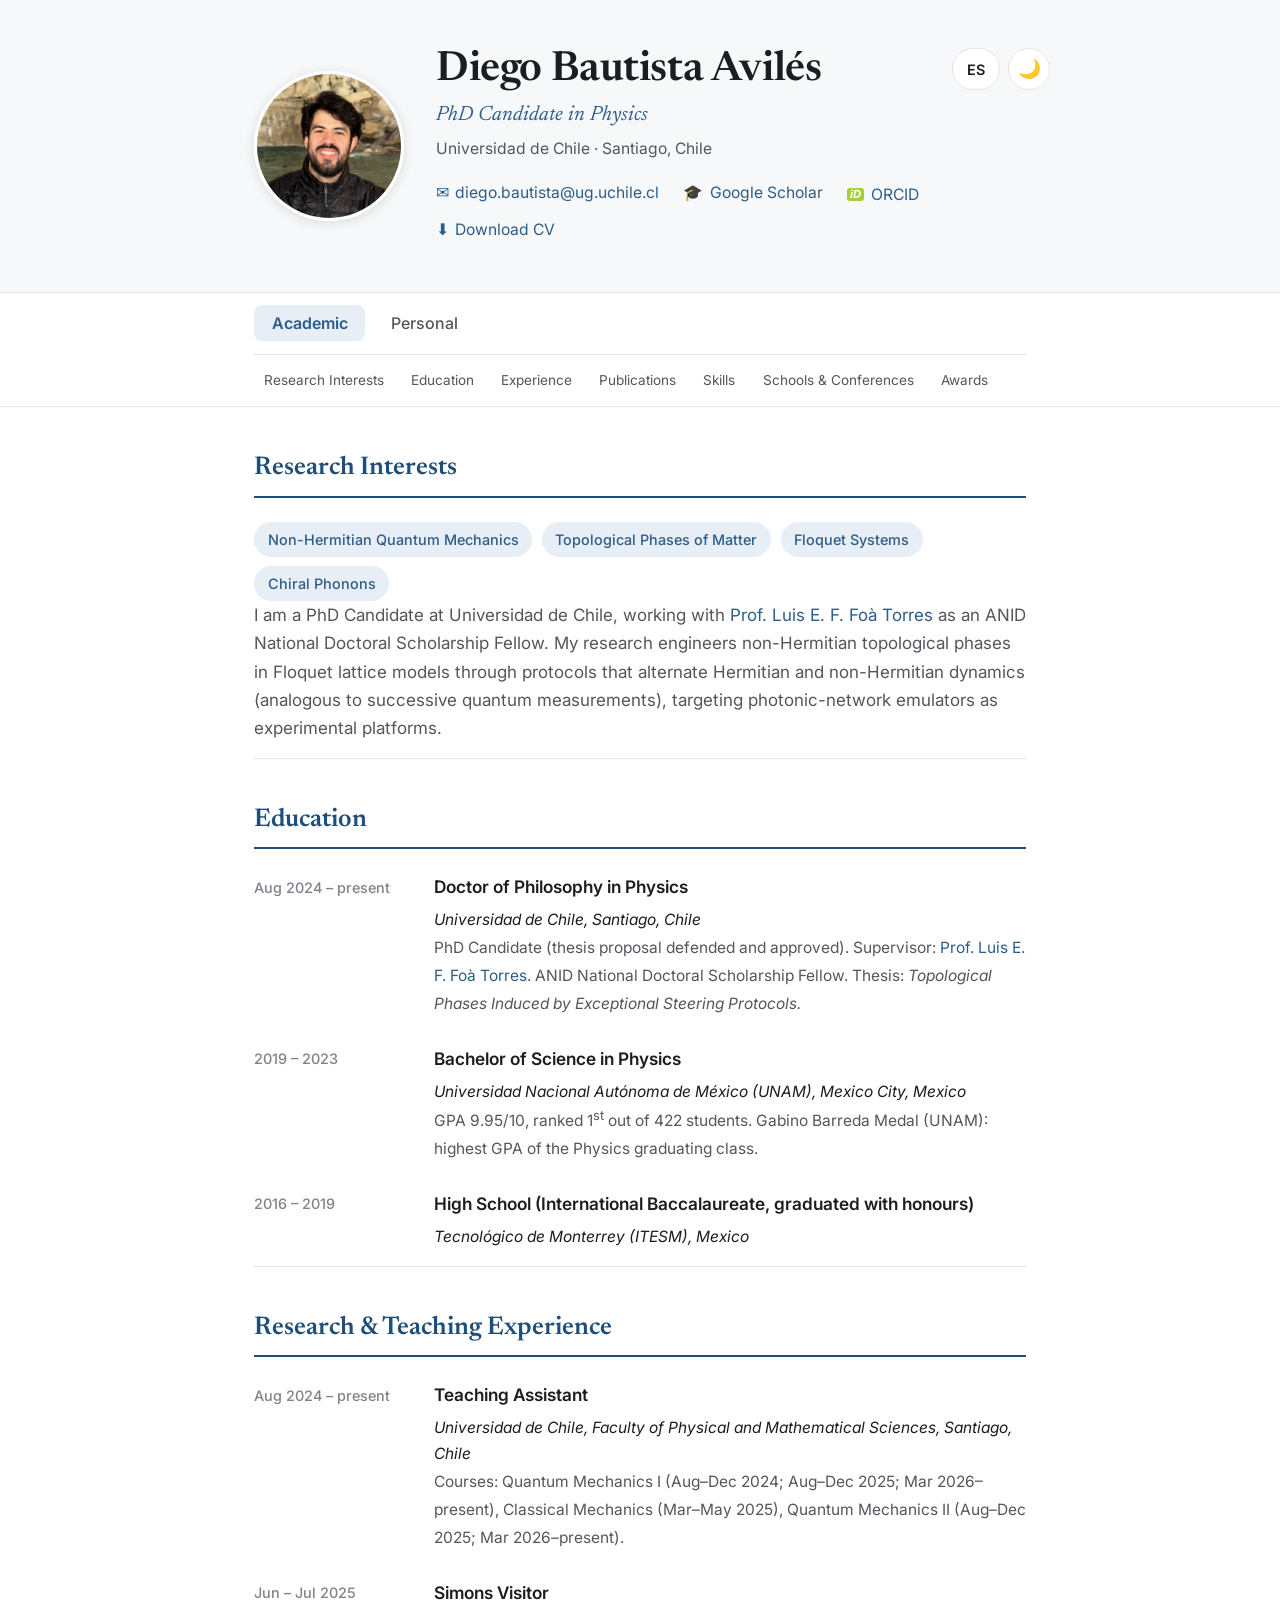
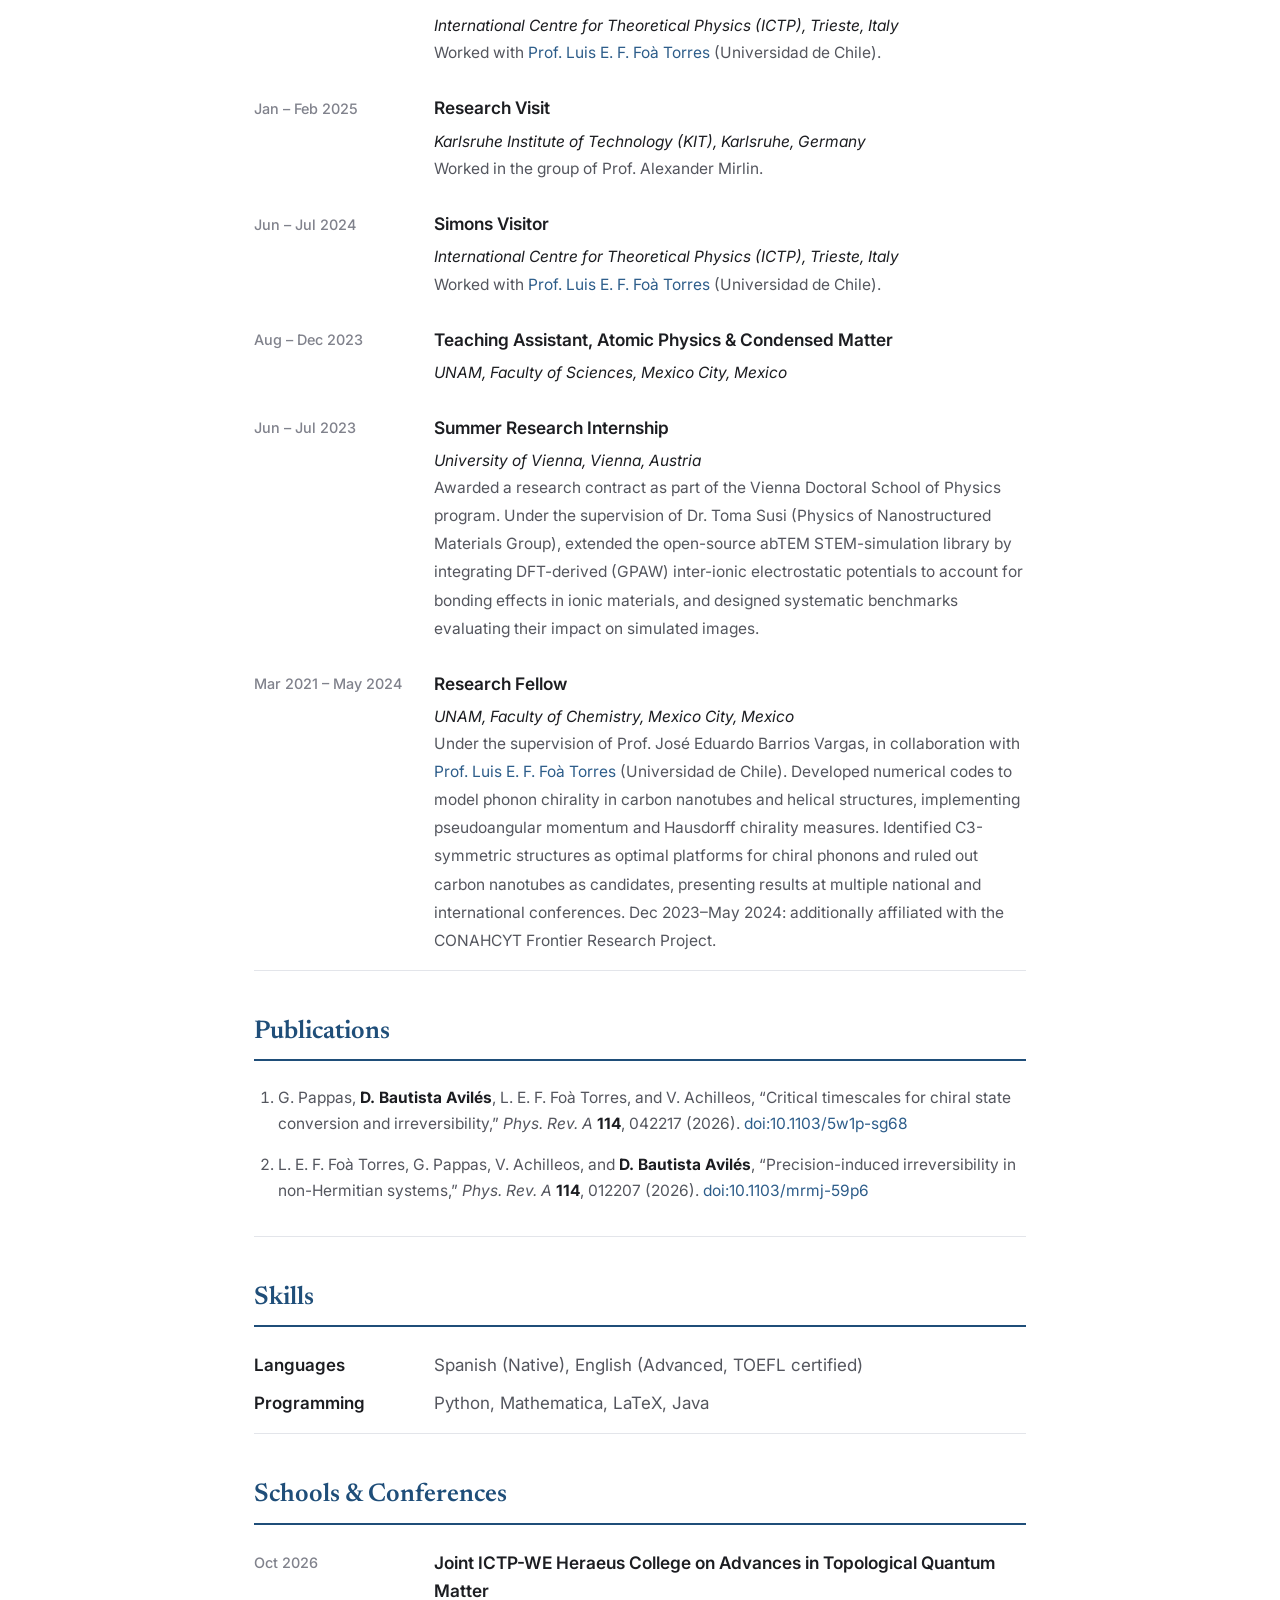
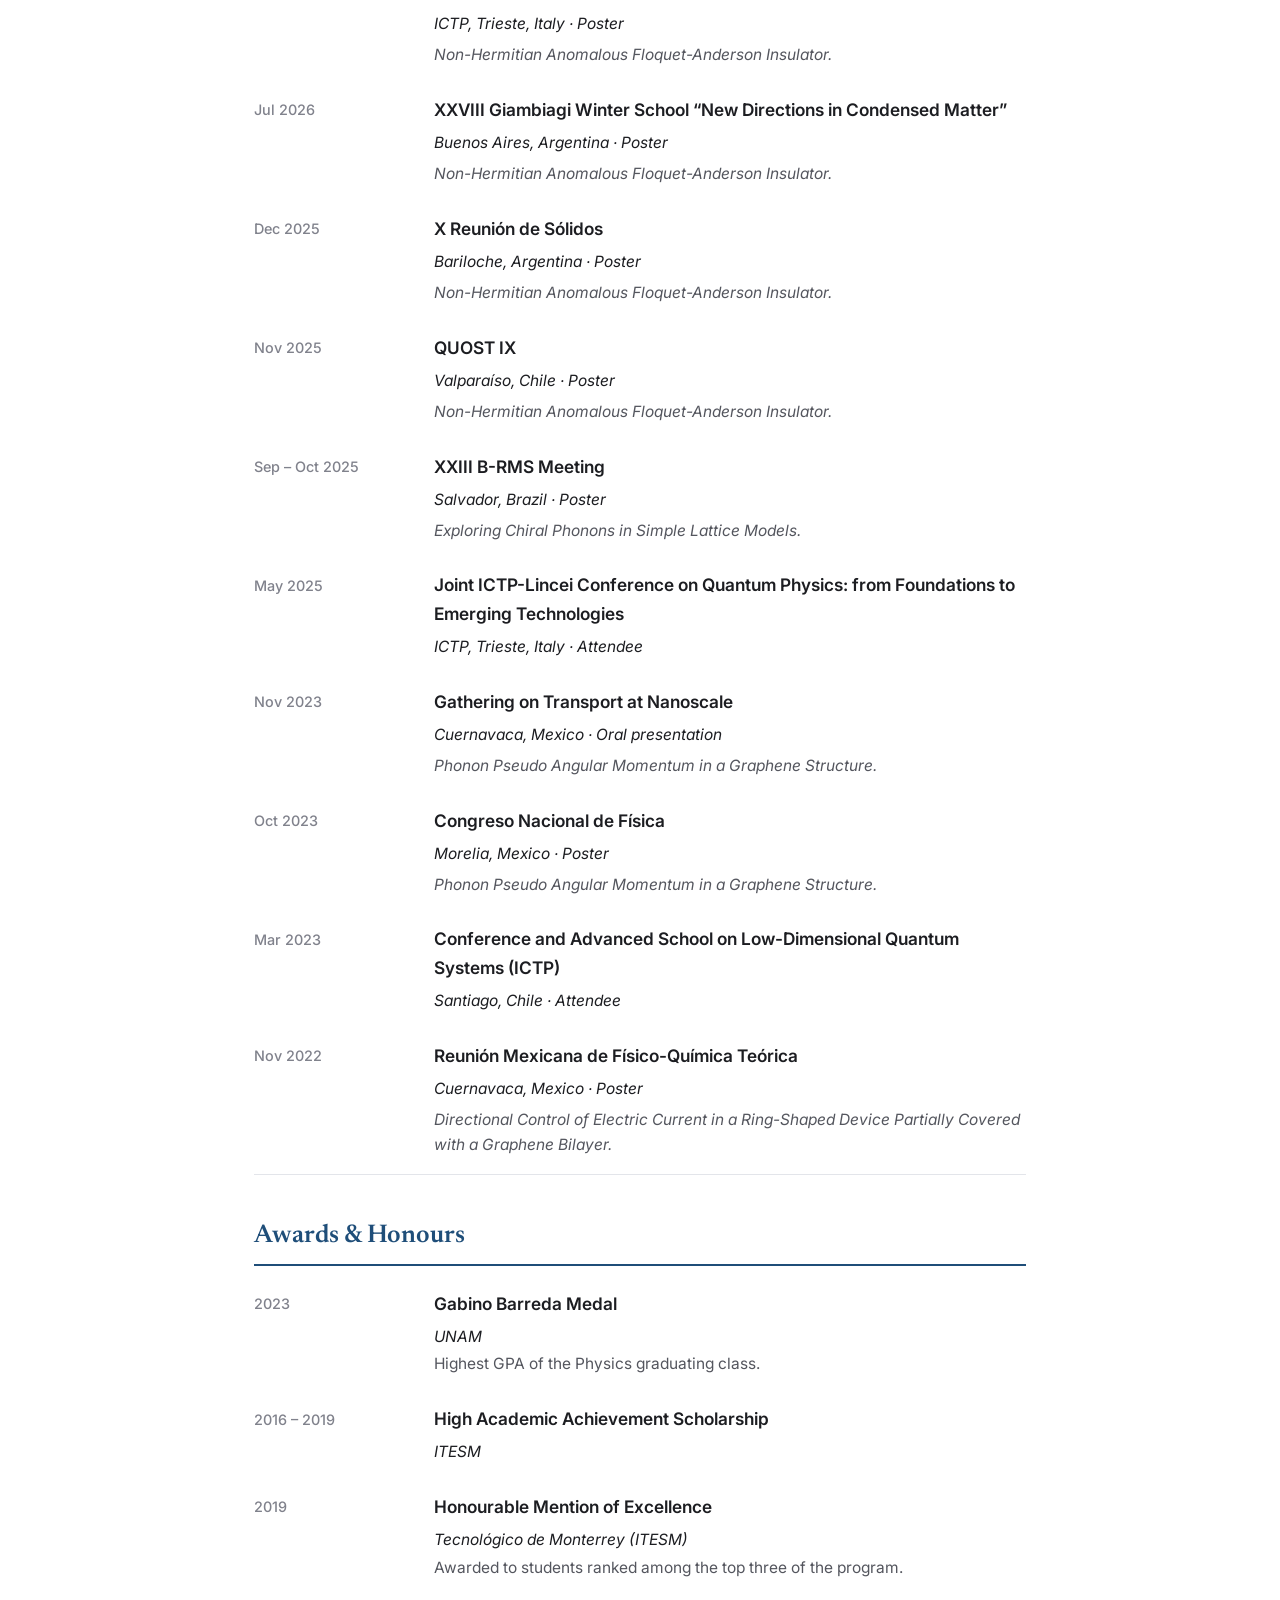
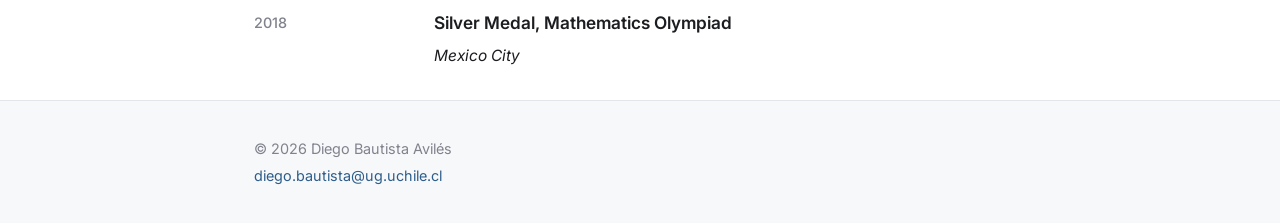
<file: index.html>
<!DOCTYPE html>
<html lang="en">
<head>
  <meta charset="UTF-8" />
  <meta name="viewport" content="width=device-width, initial-scale=1.0" />
  <title>Diego Bautista Avilés — PhD Candidate in Physics</title>
  <meta name="description" content="Diego Bautista Avilés — PhD Candidate in Physics at Universidad de Chile. Research on non-Hermitian quantum mechanics, topological phases, Floquet systems, and chiral phonons." />
  <link rel="preconnect" href="https://fonts.googleapis.com" />
  <link rel="preconnect" href="https://fonts.gstatic.com" crossorigin />
  <link href="https://fonts.googleapis.com/css2?family=Newsreader:ital,opsz,wght@0,6..72,400;0,6..72,500;0,6..72,600;1,6..72,400&family=Inter:wght@400;500;600&display=swap" rel="stylesheet" />
  <link rel="stylesheet" href="css/style.css" />
  <link rel="stylesheet" href="assets/vendor/jsvectormap/jsvectormap.min.css" />
  <!-- Set theme and language before paint to avoid a flash -->
  <script>
    (function () {
      try {
        var t = localStorage.getItem("theme") ||
          (window.matchMedia("(prefers-color-scheme: dark)").matches ? "dark" : "light");
        document.documentElement.setAttribute("data-theme", t);
        var l = localStorage.getItem("lang") ||
          ((navigator.language || "en").slice(0, 2) === "es" ? "es" : "en");
        document.documentElement.setAttribute("data-lang", l);
        document.documentElement.setAttribute("lang", l);
      } catch (e) {}
    })();
  </script>
</head>
<body>
  <a class="skip-link" href="#main"><span class="lang-en">Skip to content</span><span class="lang-es">Saltar al contenido</span></a>

  <header class="site-header">
    <div class="container header-inner">
      <img class="avatar" src="assets/foto_Diego.jpg" alt="Portrait of Diego Bautista Avilés" />
      <div class="header-text">
        <h1>Diego Bautista Avilés</h1>
        <p class="subtitle"><span class="lang-en">PhD Candidate in Physics</span><span class="lang-es">Candidato a Doctor en Física</span></p>
        <p class="affiliation">Universidad de Chile · Santiago, Chile</p>
        <ul class="contact-links">
          <li>
            <a href="mailto:diego.bautista@ug.uchile.cl">
              <span aria-hidden="true">✉</span> diego.bautista@ug.uchile.cl
            </a>
          </li>
          <li>
            <a href="https://scholar.google.com/citations?user=wQMtAaMAAAAJ&amp;hl=es" target="_blank" rel="noopener">
              <span aria-hidden="true">🎓</span> Google Scholar
            </a>
          </li>
          <li>
            <a href="https://orcid.org/0009-0000-3132-1489" target="_blank" rel="noopener">
              <span class="orcid-badge" aria-hidden="true">iD</span> ORCID
            </a>
          </li>
          <li>
            <a href="CV.pdf" download>
              <span aria-hidden="true">⬇</span> <span class="lang-en">Download CV</span><span class="lang-es">Descargar CV</span>
            </a>
          </li>
        </ul>
      </div>
      <div class="header-controls">
        <button id="lang-toggle" class="lang-toggle" type="button" aria-label="Switch language / Cambiar idioma">
          <span class="lang-en">ES</span><span class="lang-es">EN</span>
        </button>
        <button id="theme-toggle" class="theme-toggle" type="button" aria-label="Toggle dark / light mode" title="Toggle dark / light mode">
          <span class="theme-icon" aria-hidden="true"></span>
        </button>
      </div>
    </div>
  </header>

  <nav class="view-nav" aria-label="Site views">
    <div class="container">
      <div class="view-tabs" role="tablist" aria-label="Choose a view">
        <button id="tab-academic" class="view-tab" role="tab" aria-selected="true" aria-controls="view-academic" type="button"><span class="lang-en">Academic</span><span class="lang-es">Académico</span></button>
        <button id="tab-personal" class="view-tab" role="tab" aria-selected="false" aria-controls="view-personal" type="button">Personal</button>
      </div>
      <div class="subnav" id="subnav-academic" aria-label="Academic sections">
        <a href="#about"><span class="lang-en">Research Interests</span><span class="lang-es">Intereses</span></a>
        <a href="#education"><span class="lang-en">Education</span><span class="lang-es">Educación</span></a>
        <a href="#experience"><span class="lang-en">Experience</span><span class="lang-es">Experiencia</span></a>
        <a href="#preprints"><span class="lang-en">Publications</span><span class="lang-es">Publicaciones</span></a>
        <a href="#skills"><span class="lang-en">Skills</span><span class="lang-es">Habilidades</span></a>
        <a href="#conferences"><span class="lang-en">Schools &amp; Conferences</span><span class="lang-es">Escuelas y congresos</span></a>
        <a href="#awards"><span class="lang-en">Awards</span><span class="lang-es">Premios</span></a>
      </div>
      <div class="subnav" id="subnav-personal" aria-label="Personal sections" hidden>
        <a href="#personal-about"><span class="lang-en">Beyond Physics</span><span class="lang-es">Más allá de la física</span></a>
        <a href="#writing"><span class="lang-en">Writing</span><span class="lang-es">Escritos</span></a>
        <a href="#projects"><span class="lang-en">Studies &amp; Reflections</span><span class="lang-es">Estudios y reflexiones</span></a>
        <a href="#places"><span class="lang-en">Places</span><span class="lang-es">Lugares</span></a>
        <a href="#books"><span class="lang-en">Books</span><span class="lang-es">Libros</span></a>
      </div>
    </div>
  </nav>

  <main id="main" class="container">

    <!-- ============ ACADEMIC VIEW ============ -->
    <div id="view-academic" role="tabpanel" aria-labelledby="tab-academic">

      <section id="about" aria-labelledby="about-heading">
        <h2 id="about-heading"><span class="lang-en">Research Interests</span><span class="lang-es">Intereses de investigación</span></h2>
        <ul class="tag-list">
          <li><span class="lang-en">Non-Hermitian Quantum Mechanics</span><span class="lang-es">Mecánica cuántica no hermitiana</span></li>
          <li><span class="lang-en">Topological Phases of Matter</span><span class="lang-es">Fases topológicas de la materia</span></li>
          <li><span class="lang-en">Floquet Systems</span><span class="lang-es">Sistemas de Floquet</span></li>
          <li><span class="lang-en">Chiral Phonons</span><span class="lang-es">Fonones quirales</span></li>
        </ul>
        <p class="lede lang-en">
          I am a PhD Candidate at Universidad de Chile, working with
          <a href="https://www.foatorres.com/" target="_blank" rel="noopener">Prof. Luis E. F. Foà Torres</a>
          as an ANID National Doctoral Scholarship Fellow. My research engineers non-Hermitian
          topological phases in Floquet lattice models through protocols that alternate Hermitian
          and non-Hermitian dynamics (analogous to successive quantum measurements), targeting
          photonic-network emulators as experimental platforms.
        </p>
        <p class="lede lang-es">
          Soy candidato a doctor en la Universidad de Chile, donde trabajo con
          <a href="https://www.foatorres.com/" target="_blank" rel="noopener">el Prof. Luis E. F. Foà Torres</a>
          como becario doctoral ANID. En mi investigación diseño fases topológicas no hermitianas
          en modelos de red de Floquet mediante protocolos que alternan dinámicas hermitianas y
          no hermitianas (en analogía con mediciones cuánticas sucesivas), con emuladores de redes
          fotónicas como plataforma experimental.
        </p>
      </section>

      <section id="education" aria-labelledby="education-heading">
        <h2 id="education-heading"><span class="lang-en">Education</span><span class="lang-es">Educación</span></h2>

        <article class="entry">
          <div class="entry-meta"><span class="lang-en">Aug 2024 – present</span><span class="lang-es">Ago 2024 – presente</span></div>
          <div class="entry-body">
            <h3><span class="lang-en">Doctor of Philosophy in Physics</span><span class="lang-es">Doctorado en Física</span></h3>
            <p class="entry-org">Universidad de Chile, Santiago, Chile</p>
            <p class="lang-en">
              PhD Candidate (thesis proposal defended and approved). Supervisor:
              <a href="https://www.foatorres.com/" target="_blank" rel="noopener">Prof. Luis E. F. Foà Torres</a>.
              ANID National Doctoral Scholarship Fellow. Thesis:
              <em>Topological Phases Induced by Exceptional Steering Protocols.</em>
            </p>
            <p class="lang-es">
              Candidato a doctor (proyecto de tesis defendido y aprobado). Supervisor:
              <a href="https://www.foatorres.com/" target="_blank" rel="noopener">Prof. Luis E. F. Foà Torres</a>.
              Becario doctoral ANID. Tesis:
              <em>Topological Phases Induced by Exceptional Steering Protocols.</em>
            </p>
          </div>
        </article>

        <article class="entry">
          <div class="entry-meta">2019 – 2023</div>
          <div class="entry-body">
            <h3><span class="lang-en">Bachelor of Science in Physics</span><span class="lang-es">Licenciatura en Física</span></h3>
            <p class="entry-org"><span class="lang-en">Universidad Nacional Autónoma de México (UNAM), Mexico City, Mexico</span><span class="lang-es">Universidad Nacional Autónoma de México (UNAM), Ciudad de México, México</span></p>
            <p class="lang-en">
              GPA 9.95/10, ranked 1<sup>st</sup> out of 422 students. Gabino Barreda Medal (UNAM):
              highest GPA of the Physics graduating class.
            </p>
            <p class="lang-es">
              Promedio 9.95/10, primer lugar entre 422 estudiantes. Medalla Gabino Barreda (UNAM):
              mejor promedio de la generación de Física.
            </p>
          </div>
        </article>

        <article class="entry">
          <div class="entry-meta">2016 – 2019</div>
          <div class="entry-body">
            <h3><span class="lang-en">High School (International Baccalaureate, graduated with honours)</span><span class="lang-es">Preparatoria (Bachillerato Internacional, graduado con honores)</span></h3>
            <p class="entry-org"><span class="lang-en">Tecnológico de Monterrey (ITESM), Mexico</span><span class="lang-es">Tecnológico de Monterrey (ITESM), México</span></p>
          </div>
        </article>
      </section>

      <section id="experience" aria-labelledby="experience-heading">
        <h2 id="experience-heading"><span class="lang-en">Research &amp; Teaching Experience</span><span class="lang-es">Experiencia en investigación y docencia</span></h2>

        <article class="entry">
          <div class="entry-meta"><span class="lang-en">Aug 2024 – present</span><span class="lang-es">Ago 2024 – presente</span></div>
          <div class="entry-body">
            <h3><span class="lang-en">Teaching Assistant</span><span class="lang-es">Ayudante de docencia</span></h3>
            <p class="entry-org"><span class="lang-en">Universidad de Chile, Faculty of Physical and Mathematical Sciences, Santiago, Chile</span><span class="lang-es">Universidad de Chile, Facultad de Ciencias Físicas y Matemáticas, Santiago, Chile</span></p>
            <p class="lang-en">
              Courses: Quantum Mechanics I (Aug–Dec 2024; Aug–Dec 2025; Mar 2026–present),
              Classical Mechanics (Mar–May 2025), Quantum Mechanics II (Aug–Dec 2025; Mar 2026–present).
            </p>
            <p class="lang-es">
              Cursos: Mecánica Cuántica I (Ago–Dic 2024; Ago–Dic 2025; Mar 2026–presente),
              Mecánica Clásica (Mar–May 2025), Mecánica Cuántica II (Ago–Dic 2025; Mar 2026–presente).
            </p>
          </div>
        </article>

        <article class="entry">
          <div class="entry-meta">Jun – Jul 2025</div>
          <div class="entry-body">
            <h3><span class="lang-en">Simons Visitor</span><span class="lang-es">Visitante Simons</span></h3>
            <p class="entry-org"><span class="lang-en">International Centre for Theoretical Physics (ICTP), Trieste, Italy</span><span class="lang-es">Centro Internacional de Física Teórica (ICTP), Trieste, Italia</span></p>
            <p class="lang-en">Worked with <a href="https://www.foatorres.com/" target="_blank" rel="noopener">Prof. Luis E. F. Foà Torres</a> (Universidad de Chile).</p>
            <p class="lang-es">Trabajé con <a href="https://www.foatorres.com/" target="_blank" rel="noopener">el Prof. Luis E. F. Foà Torres</a> (Universidad de Chile).</p>
          </div>
        </article>

        <article class="entry">
          <div class="entry-meta"><span class="lang-en">Jan – Feb 2025</span><span class="lang-es">Ene – Feb 2025</span></div>
          <div class="entry-body">
            <h3><span class="lang-en">Research Visit</span><span class="lang-es">Estancia de investigación</span></h3>
            <p class="entry-org"><span class="lang-en">Karlsruhe Institute of Technology (KIT), Karlsruhe, Germany</span><span class="lang-es">Instituto de Tecnología de Karlsruhe (KIT), Karlsruhe, Alemania</span></p>
            <p class="lang-en">Worked in the group of Prof. Alexander Mirlin.</p>
            <p class="lang-es">Trabajé en el grupo del Prof. Alexander Mirlin.</p>
          </div>
        </article>

        <article class="entry">
          <div class="entry-meta">Jun – Jul 2024</div>
          <div class="entry-body">
            <h3><span class="lang-en">Simons Visitor</span><span class="lang-es">Visitante Simons</span></h3>
            <p class="entry-org"><span class="lang-en">International Centre for Theoretical Physics (ICTP), Trieste, Italy</span><span class="lang-es">Centro Internacional de Física Teórica (ICTP), Trieste, Italia</span></p>
            <p class="lang-en">Worked with <a href="https://www.foatorres.com/" target="_blank" rel="noopener">Prof. Luis E. F. Foà Torres</a> (Universidad de Chile).</p>
            <p class="lang-es">Trabajé con <a href="https://www.foatorres.com/" target="_blank" rel="noopener">el Prof. Luis E. F. Foà Torres</a> (Universidad de Chile).</p>
          </div>
        </article>

        <article class="entry">
          <div class="entry-meta"><span class="lang-en">Aug – Dec 2023</span><span class="lang-es">Ago – Dic 2023</span></div>
          <div class="entry-body">
            <h3><span class="lang-en">Teaching Assistant, Atomic Physics &amp; Condensed Matter</span><span class="lang-es">Ayudante de docencia, Física Atómica y Materia Condensada</span></h3>
            <p class="entry-org"><span class="lang-en">UNAM, Faculty of Sciences, Mexico City, Mexico</span><span class="lang-es">UNAM, Facultad de Ciencias, Ciudad de México, México</span></p>
          </div>
        </article>

        <article class="entry">
          <div class="entry-meta">Jun – Jul 2023</div>
          <div class="entry-body">
            <h3><span class="lang-en">Summer Research Internship</span><span class="lang-es">Pasantía de investigación de verano</span></h3>
            <p class="entry-org"><span class="lang-en">University of Vienna, Vienna, Austria</span><span class="lang-es">Universidad de Viena, Viena, Austria</span></p>
            <p class="lang-en">
              Awarded a research contract as part of the Vienna Doctoral School of Physics program.
              Under the supervision of Dr. Toma Susi (Physics of Nanostructured Materials Group),
              extended the open-source abTEM STEM-simulation library by integrating DFT-derived
              (GPAW) inter-ionic electrostatic potentials to account for bonding effects in ionic
              materials, and designed systematic benchmarks evaluating their impact on simulated images.
            </p>
            <p class="lang-es">
              Obtuve un contrato de investigación dentro del programa de la Vienna Doctoral School
              of Physics. Bajo la supervisión del Dr. Toma Susi (grupo de Física de Materiales
              Nanoestructurados), amplié la biblioteca de simulación STEM de código abierto abTEM
              integrando potenciales electrostáticos interiónicos derivados de DFT (GPAW) para
              incorporar efectos de enlace en materiales iónicos, y diseñé pruebas sistemáticas para
              evaluar su impacto en las imágenes simuladas.
            </p>
          </div>
        </article>

        <article class="entry">
          <div class="entry-meta">Mar 2021 – May 2024</div>
          <div class="entry-body">
            <h3><span class="lang-en">Research Fellow</span><span class="lang-es">Becario de investigación</span></h3>
            <p class="entry-org"><span class="lang-en">UNAM, Faculty of Chemistry, Mexico City, Mexico</span><span class="lang-es">UNAM, Facultad de Química, Ciudad de México, México</span></p>
            <p class="lang-en">
              Under the supervision of Prof. José Eduardo Barrios Vargas, in collaboration with
              <a href="https://www.foatorres.com/" target="_blank" rel="noopener">Prof. Luis E. F. Foà Torres</a>
              (Universidad de Chile). Developed numerical codes to model
              phonon chirality in carbon nanotubes and helical structures, implementing pseudoangular
              momentum and Hausdorff chirality measures. Identified C3-symmetric structures as optimal
              platforms for chiral phonons and ruled out carbon nanotubes as candidates, presenting
              results at multiple national and international conferences. Dec 2023–May 2024:
              additionally affiliated with the CONAHCYT Frontier Research Project.
            </p>
            <p class="lang-es">
              Bajo la supervisión del Prof. José Eduardo Barrios Vargas, en colaboración con
              <a href="https://www.foatorres.com/" target="_blank" rel="noopener">el Prof. Luis E. F. Foà Torres</a>
              (Universidad de Chile). Desarrollé códigos numéricos para modelar la quiralidad de
              fonones en nanotubos de carbono y estructuras helicoidales, implementando el
              pseudomomento angular y medidas de quiralidad de Hausdorff. Identifiqué estructuras
              con simetría C3 como plataformas óptimas para fonones quirales y descarté los nanotubos
              de carbono como candidatos, presentando resultados en múltiples congresos nacionales e
              internacionales. Dic 2023–May 2024: además afiliado al Proyecto de Investigación de
              Frontera CONAHCYT.
            </p>
          </div>
        </article>
      </section>

      <section id="preprints" aria-labelledby="preprints-heading">
        <h2 id="preprints-heading"><span class="lang-en">Publications</span><span class="lang-es">Publicaciones</span></h2>
        <ol class="pub-list">
          <li>
            G. Pappas, <strong>D. Bautista Avilés</strong>, L. E. F. Foà Torres, and V. Achilleos,
            &ldquo;Critical timescales for chiral state conversion and irreversibility,&rdquo;
            <em>Phys. Rev. A</em> <strong>114</strong>, 042217 (2026).
            <a href="https://doi.org/10.1103/5w1p-sg68" target="_blank" rel="noopener">doi:10.1103/5w1p-sg68</a>
          </li>
          <li>
            L. E. F. Foà Torres, G. Pappas, V. Achilleos, and <strong>D. Bautista Avilés</strong>,
            &ldquo;Precision-induced irreversibility in non-Hermitian systems,&rdquo;
            <em>Phys. Rev. A</em> <strong>114</strong>, 012207 (2026).
            <a href="https://doi.org/10.1103/mrmj-59p6" target="_blank" rel="noopener">doi:10.1103/mrmj-59p6</a>
          </li>
        </ol>
      </section>

      <section id="skills" aria-labelledby="skills-heading">
        <h2 id="skills-heading"><span class="lang-en">Skills</span><span class="lang-es">Habilidades</span></h2>
        <dl class="skills-list">
          <dt><span class="lang-en">Languages</span><span class="lang-es">Idiomas</span></dt>
          <dd><span class="lang-en">Spanish (Native), English (Advanced, TOEFL certified)</span><span class="lang-es">Español (nativo), Inglés (avanzado, certificado TOEFL)</span></dd>
          <dt><span class="lang-en">Programming</span><span class="lang-es">Programación</span></dt>
          <dd>Python, Mathematica, LaTeX, Java</dd>
        </dl>
      </section>

      <section id="conferences" aria-labelledby="conferences-heading">
        <h2 id="conferences-heading"><span class="lang-en">Schools &amp; Conferences</span><span class="lang-es">Escuelas y congresos</span></h2>

        <article class="entry">
          <div class="entry-meta">Oct 2026</div>
          <div class="entry-body">
            <h3><a href="https://indico.ictp.it/event/11168/overview" target="_blank" rel="noopener">Joint ICTP-WE Heraeus College on Advances in Topological Quantum Matter</a></h3>
            <p class="entry-org">ICTP, Trieste, <span class="lang-en">Italy</span><span class="lang-es">Italia</span> · <span class="lang-en">Poster</span><span class="lang-es">Póster</span></p>
            <p><em>Non-Hermitian Anomalous Floquet-Anderson Insulator.</em></p>
          </div>
        </article>

        <article class="entry">
          <div class="entry-meta">Jul 2026</div>
          <div class="entry-body">
            <h3><a href="https://giambiagi2026.df.uba.ar" target="_blank" rel="noopener">XXVIII Giambiagi Winter School &ldquo;New Directions in Condensed Matter&rdquo;</a></h3>
            <p class="entry-org">Buenos Aires, Argentina · <span class="lang-en">Poster</span><span class="lang-es">Póster</span></p>
            <p><em>Non-Hermitian Anomalous Floquet-Anderson Insulator.</em></p>
          </div>
        </article>

        <article class="entry">
          <div class="entry-meta">Dec 2025</div>
          <div class="entry-body">
            <h3><a href="https://www.argentina.gob.ar/cnea/x-reunion-nacional-de-solidos" target="_blank" rel="noopener">X Reunión de Sólidos</a></h3>
            <p class="entry-org">Bariloche, Argentina · <span class="lang-en">Poster</span><span class="lang-es">Póster</span></p>
            <p><em>Non-Hermitian Anomalous Floquet-Anderson Insulator.</em></p>
          </div>
        </article>

        <article class="entry">
          <div class="entry-meta">Nov 2025</div>
          <div class="entry-body">
            <h3><a href="https://fisica.usm.cl/academico-usm-es-homenajeado-en-encuentro-internacional-de-fisica-cuantica/" target="_blank" rel="noopener">QUOST IX</a></h3>
            <p class="entry-org">Valparaíso, Chile · <span class="lang-en">Poster</span><span class="lang-es">Póster</span></p>
            <p><em>Non-Hermitian Anomalous Floquet-Anderson Insulator.</em></p>
          </div>
        </article>

        <article class="entry">
          <div class="entry-meta">Sep – Oct 2025</div>
          <div class="entry-body">
            <h3><a href="https://www.sbpmat.org.br/23encontro/" target="_blank" rel="noopener">XXIII B-RMS Meeting</a></h3>
            <p class="entry-org">Salvador, <span class="lang-en">Brazil</span><span class="lang-es">Brasil</span> · <span class="lang-en">Poster</span><span class="lang-es">Póster</span></p>
            <p><em>Exploring Chiral Phonons in Simple Lattice Models.</em></p>
          </div>
        </article>

        <article class="entry">
          <div class="entry-meta">May 2025</div>
          <div class="entry-body">
            <h3><a href="https://indico.ictp.it/event/10838" target="_blank" rel="noopener">Joint ICTP-Lincei Conference on Quantum Physics: from Foundations to Emerging Technologies</a></h3>
            <p class="entry-org">ICTP, Trieste, <span class="lang-en">Italy</span><span class="lang-es">Italia</span> · <span class="lang-en">Attendee</span><span class="lang-es">Asistente</span></p>
          </div>
        </article>

        <article class="entry">
          <div class="entry-meta">Nov 2023</div>
          <div class="entry-body">
            <h3><a href="http://www.cicc.unam.mx/activities/2023/TN/index.html" target="_blank" rel="noopener">Gathering on Transport at Nanoscale</a></h3>
            <p class="entry-org">Cuernavaca, <span class="lang-en">Mexico</span><span class="lang-es">México</span> · <span class="lang-en">Oral presentation</span><span class="lang-es">Presentación oral</span></p>
            <p><em>Phonon Pseudo Angular Momentum in a Graphene Structure.</em></p>
          </div>
        </article>

        <article class="entry">
          <div class="entry-meta">Oct 2023</div>
          <div class="entry-body">
            <h3><a href="https://smf.mx/programas/congreso-nacional-de-fisica/lxvi/" target="_blank" rel="noopener">Congreso Nacional de Física</a></h3>
            <p class="entry-org">Morelia, <span class="lang-en">Mexico</span><span class="lang-es">México</span> · <span class="lang-en">Poster</span><span class="lang-es">Póster</span></p>
            <p><em>Phonon Pseudo Angular Momentum in a Graphene Structure.</em></p>
          </div>
        </article>

        <article class="entry">
          <div class="entry-meta">Mar 2023</div>
          <div class="entry-body">
            <h3><a href="https://indico.ictp.it/event/10062/" target="_blank" rel="noopener">Conference and Advanced School on Low-Dimensional Quantum Systems (ICTP)</a></h3>
            <p class="entry-org">Santiago, Chile · <span class="lang-en">Attendee</span><span class="lang-es">Asistente</span></p>
          </div>
        </article>

        <article class="entry">
          <div class="entry-meta">Nov 2022</div>
          <div class="entry-body">
            <h3>Reunión Mexicana de Físico-Química Teórica</h3>
            <p class="entry-org">Cuernavaca, <span class="lang-en">Mexico</span><span class="lang-es">México</span> · <span class="lang-en">Poster</span><span class="lang-es">Póster</span></p>
            <p><em>Directional Control of Electric Current in a Ring-Shaped Device Partially Covered with a Graphene Bilayer.</em></p>
          </div>
        </article>
      </section>

      <section id="awards" aria-labelledby="awards-heading">
        <h2 id="awards-heading"><span class="lang-en">Awards &amp; Honours</span><span class="lang-es">Premios y distinciones</span></h2>

        <article class="entry">
          <div class="entry-meta">2023</div>
          <div class="entry-body">
            <h3><span class="lang-en">Gabino Barreda Medal</span><span class="lang-es">Medalla Gabino Barreda</span></h3>
            <p class="entry-org">UNAM</p>
            <p class="lang-en">Highest GPA of the Physics graduating class.</p>
            <p class="lang-es">Mejor promedio de la generación de Física.</p>
          </div>
        </article>

        <article class="entry">
          <div class="entry-meta">2016 – 2019</div>
          <div class="entry-body">
            <h3><span class="lang-en">High Academic Achievement Scholarship</span><span class="lang-es">Beca de Excelencia Académica</span></h3>
            <p class="entry-org">ITESM</p>
          </div>
        </article>

        <article class="entry">
          <div class="entry-meta">2019</div>
          <div class="entry-body">
            <h3><span class="lang-en">Honourable Mention of Excellence</span><span class="lang-es">Mención honorífica de excelencia</span></h3>
            <p class="entry-org">Tecnológico de Monterrey (ITESM)</p>
            <p class="lang-en">Awarded to students ranked among the top three of the program.</p>
            <p class="lang-es">Otorgada a quienes se ubican entre los tres mejores estudiantes del programa.</p>
          </div>
        </article>

        <article class="entry">
          <div class="entry-meta">2018</div>
          <div class="entry-body">
            <h3><span class="lang-en">Silver Medal, Mathematics Olympiad</span><span class="lang-es">Medalla de plata, Olimpiada de Matemáticas</span></h3>
            <p class="entry-org"><span class="lang-en">Mexico City</span><span class="lang-es">Ciudad de México</span></p>
          </div>
        </article>
      </section>

    </div><!-- /view-academic -->

    <!-- ============ PERSONAL VIEW ============ -->
    <div id="view-personal" role="tabpanel" aria-labelledby="tab-personal" hidden>

      <section id="personal-about" aria-labelledby="personal-about-heading">
        <h2 id="personal-about-heading"><span class="lang-en">Beyond Physics</span><span class="lang-es">Más allá de la física</span></h2>
        <p class="lede lang-en">
          Outside of research, I write and explore ideas that sit at the intersection of science,
          society, and the things I am curious about. This space collects my personal writing and
          projects, including work in progress that I will publish here over time.
        </p>
        <p class="lede lang-es">
          Fuera de la investigación, escribo y exploro ideas en el cruce entre la ciencia, la
          sociedad y las cosas que me despiertan curiosidad. Este espacio reúne mis escritos y proyectos
          personales, incluyendo trabajos en curso que iré publicando aquí con el tiempo.
        </p>
      </section>

      <section id="writing" aria-labelledby="writing-heading">
        <h2 id="writing-heading"><span class="lang-en">Writing</span><span class="lang-es">Escritos</span></h2>
        <div class="card-grid">
          <a class="project-card" href="https://substack.com/@diegobautista246" target="_blank" rel="noopener">
            <h3>Substack</h3>
            <p><span class="lang-en">My newsletter, where I share essays and reflections.</span><span class="lang-es">Mi newsletter, donde comparto ensayos y reflexiones.</span></p>
            <span class="card-link"><span class="lang-en">Read on Substack →</span><span class="lang-es">Leer en Substack →</span></span>
          </a>
        </div>
      </section>

      <section id="projects" aria-labelledby="projects-heading">
        <h2 id="projects-heading"><span class="lang-en">Studies &amp; Reflections</span><span class="lang-es">Estudios y reflexiones</span></h2>
        <div class="card-grid">
          <a class="project-card project-card--feature" href="inequality.html">
            <img class="card-thumb" src="assets/inequality/poster.png" alt="Final frame of the inequality simulation: a wide log-scale wealth distribution, a Gini coefficient near 0.9, and a skill-to-wealth correlation fading to zero." />
            <h3><span class="lang-en">Compounding and inequality</span><span class="lang-es">El interés compuesto y la desigualdad</span></h3>
            <p><span class="lang-en">A very cheap model of how extreme inequality emerges from compounding alone, even when advantages are fair and reset every few rounds.</span><span class="lang-es">Un modelo muy barato de cómo la desigualdad extrema surge solo del interés compuesto, incluso cuando las ventajas son justas y se reparten de nuevo cada pocas rondas.</span></p>
            <span class="card-link"><span class="lang-en">Read &amp; watch →</span><span class="lang-es">Leer y ver →</span></span>
          </a>
          <a class="project-card project-card--feature" href="cascades.html">
            <img class="card-thumb" src="assets/cascades/poster.png" alt="A small-world network mid-cascade: about half the dots have turned amber as the change spreads, the rest still blue." />
            <h3><span class="lang-en">How many people does it take to move the world?</span><span class="lang-es">¿Cuánta gente hace falta para mover el mundo?</span></h3>
            <p><span class="lang-en">Granovetter's threshold model on a network, and the social tipping points hiding inside it, including the 3.5% rule.</span><span class="lang-es">El modelo de umbral de Granovetter en una red, y los puntos de inflexión que esconde, incluyendo la regla del 3.5%.</span></p>
            <span class="card-link"><span class="lang-en">Read &amp; watch →</span><span class="lang-es">Leer y ver →</span></span>
          </a>
        </div>
      </section>

      <section id="places" aria-labelledby="places-heading">
        <h2 id="places-heading"><span class="lang-en">Places</span><span class="lang-es">Lugares</span></h2>
        <p class="lede lang-en">
          A map of the countries I have been lucky enough to visit, for research, for
          conferences, and for the sheer pleasure of it. <strong>22</strong> so far.
        </p>
        <p class="lede lang-es">
          Un mapa de los países que he tenido la suerte de visitar, por investigación, por
          congresos y por el puro gusto de hacerlo. <strong>22</strong> hasta ahora.
        </p>
        <div id="travel-map" class="travel-map"></div>
        <p class="places-list">
          <span class="lang-en">Chile, Argentina, Mexico, Brazil, United States, Canada, Spain, France, United Kingdom, Italy, Switzerland, Netherlands, Austria, Slovenia, Slovakia, Czech Republic, Tunisia, Hungary, Turkey, Germany, Croatia, Montenegro.</span>
          <span class="lang-es">Chile, Argentina, México, Brasil, Estados Unidos, Canadá, España, Francia, Reino Unido, Italia, Suiza, Países Bajos, Austria, Eslovenia, Eslovaquia, República Checa, Túnez, Hungría, Turquía, Alemania, Croacia, Montenegro.</span>
        </p>
      </section>

      <section id="books" aria-labelledby="books-heading">
        <h2 id="books-heading"><span class="lang-en">Two Books from Each Country</span><span class="lang-es">Dos libros de cada país</span></h2>
        <p class="lede lang-en">
          A slow reading project: for every country, one book by a woman and one by a man.
          As I finish each one, I will post a short review here.
        </p>
        <p class="lede lang-es">
          Un proyecto de lectura sin prisa: de cada país, un libro escrito por una mujer y otro
          por un hombre. A medida que termine cada uno, publicaré aquí una reseña breve.
        </p>
        <p class="books-progress">
          <span class="lang-en"><strong>3</strong> countries · <strong>0</strong> of <strong>6</strong> books read</span>
          <span class="lang-es"><strong>3</strong> países · <strong>0</strong> de <strong>6</strong> libros leídos</span>
        </p>

        <div class="book-shelf">
          <!--
            To add a country, copy this block (remove "book--read" and the review link
            for books not read yet), and update the counters above.

          <article class="book-country">
            <h3><span class="lang-en">Chile</span><span class="lang-es">Chile</span></h3>
            <ul class="book-pair">
              <li class="book book--read">
                <span class="book-title">Title</span>
                <span class="book-author">Author</span>
                <a class="book-review" href="books/chile-title.html"><span class="lang-en">Review →</span><span class="lang-es">Reseña →</span></a>
              </li>
              <li class="book">
                <span class="book-title">Title</span>
                <span class="book-author">Author</span>
                <span class="book-status"><span class="lang-en">To read</span><span class="lang-es">Por leer</span></span>
              </li>
            </ul>
          </article>
          -->
          <article class="book-country">
            <h3><span class="lang-en">Mexico</span><span class="lang-es">México</span></h3>
            <ul class="book-pair">
              <li class="book">
                <span class="book-title">Pedro Páramo</span>
                <span class="book-author">Juan Rulfo</span>
                <span class="book-status"><span class="lang-en">To read</span><span class="lang-es">Por leer</span></span>
              </li>
              <li class="book">
                <span class="book-title">El invencible verano de Liliana</span>
                <span class="book-author">Cristina Rivera Garza</span>
                <span class="book-status"><span class="lang-en">To read</span><span class="lang-es">Por leer</span></span>
              </li>
            </ul>
          </article>

          <article class="book-country">
            <h3><span class="lang-en">Palestine</span><span class="lang-es">Palestina</span></h3>
            <ul class="book-pair">
              <li class="book">
                <span class="book-title">Men in the Sun</span>
                <span class="book-author">Ghassan Kanafani</span>
                <span class="book-status"><span class="lang-en">To read</span><span class="lang-es">Por leer</span></span>
              </li>
              <li class="book">
                <span class="book-title">The Eyes of Gaza</span>
                <span class="book-author">Plestia Alaqad</span>
                <span class="book-status"><span class="lang-en">To read</span><span class="lang-es">Por leer</span></span>
              </li>
            </ul>
          </article>

          <article class="book-country">
            <h3><span class="lang-en">Nigeria</span><span class="lang-es">Nigeria</span></h3>
            <ul class="book-pair">
              <li class="book">
                <span class="book-title">Things Fall Apart</span>
                <span class="book-author">Chinua Achebe</span>
                <span class="book-status"><span class="lang-en">To read</span><span class="lang-es">Por leer</span></span>
              </li>
              <li class="book">
                <span class="book-title">Efuru</span>
                <span class="book-author">Flora Nwapa</span>
                <span class="book-status"><span class="lang-en">To read</span><span class="lang-es">Por leer</span></span>
              </li>
            </ul>
          </article>
        </div>
      </section>

    </div><!-- /view-personal -->

  </main>

  <footer class="site-footer">
    <div class="container">
      <p>© <span id="year">2026</span> Diego Bautista Avilés</p>
      <p><a href="mailto:diego.bautista@ug.uchile.cl">diego.bautista@ug.uchile.cl</a></p>
    </div>
  </footer>

  <script src="js/main.js" defer></script>
  <script src="assets/vendor/jsvectormap/jsvectormap.min.js" defer></script>
  <script src="assets/vendor/jsvectormap/world.js" defer></script>
  <script src="js/map.js" defer></script>

  <!-- Privacy-friendly analytics (GoatCounter). See note in chat: register the
       subdomain "diegobauavi" at goatcounter.com for this to start counting. -->
  <script data-goatcounter="https://diegobauavi.goatcounter.com/count" async src="//gc.zgo.at/count.js"></script>
</body>
</html>
</file>
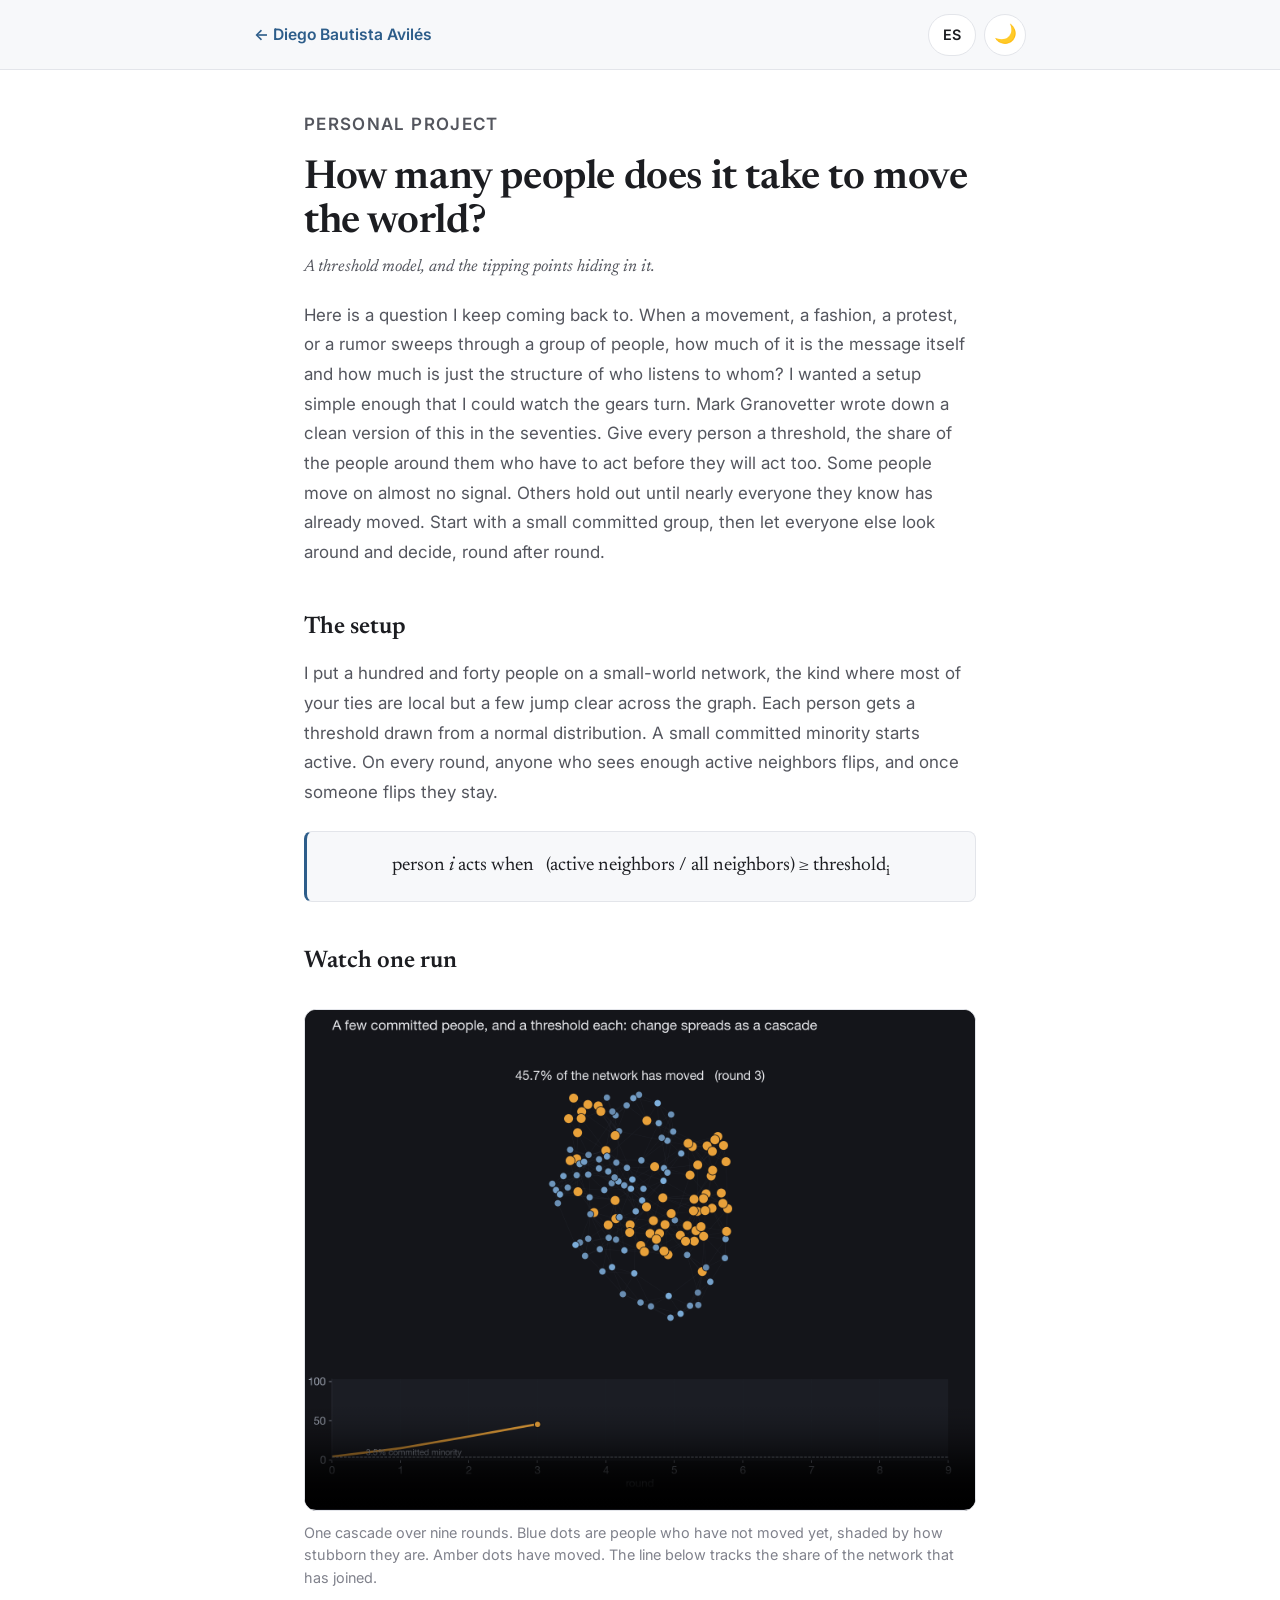
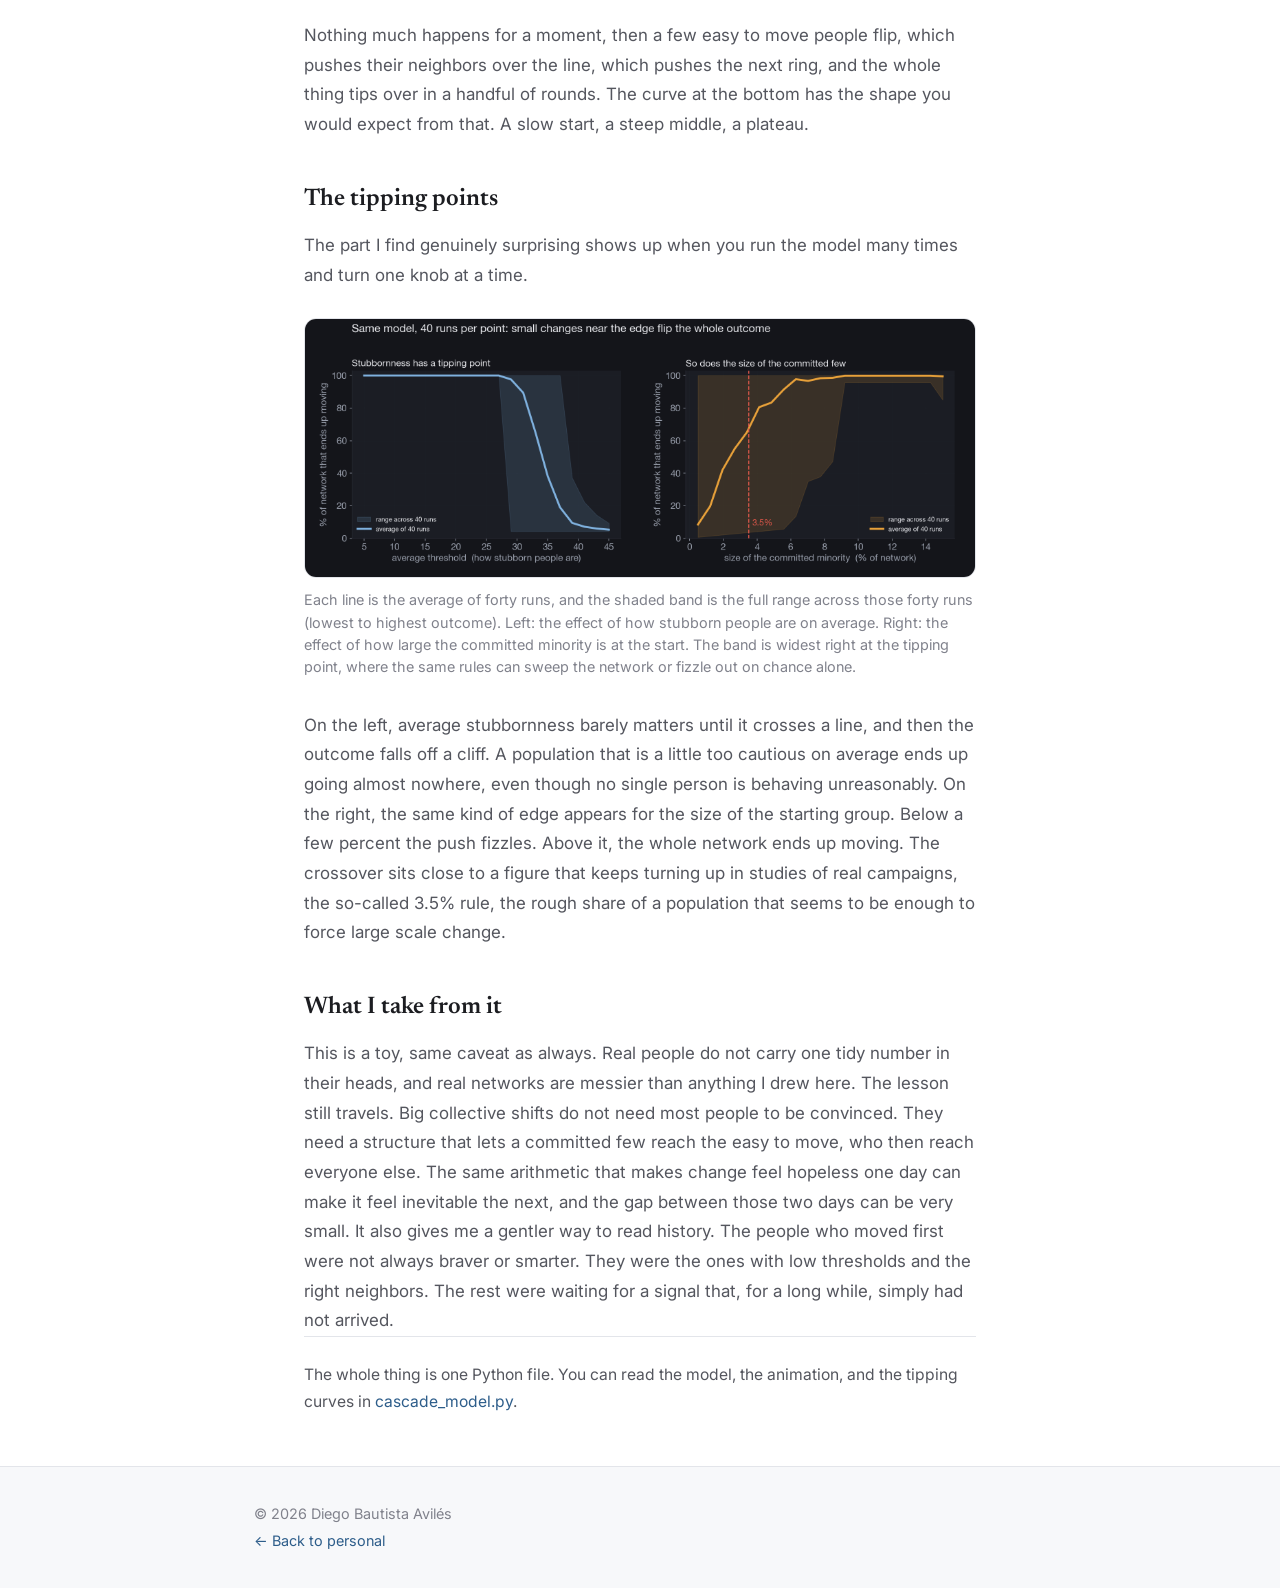
<file: cascades.html>
<!DOCTYPE html>
<html lang="en">
<head>
  <meta charset="UTF-8" />
  <meta name="viewport" content="width=device-width, initial-scale=1.0" />
  <title>How many people does it take to move the world? — Diego Bautista Avilés</title>
  <meta name="description" content="Granovetter's threshold model on a small-world network, and the social tipping points hiding inside it." />
  <link rel="preconnect" href="https://fonts.googleapis.com" />
  <link rel="preconnect" href="https://fonts.gstatic.com" crossorigin />
  <link href="https://fonts.googleapis.com/css2?family=Newsreader:ital,opsz,wght@0,6..72,400;0,6..72,500;0,6..72,600;1,6..72,400&family=Inter:wght@400;500;600&display=swap" rel="stylesheet" />
  <link rel="stylesheet" href="css/style.css" />
  <script>
    (function () {
      try {
        var t = localStorage.getItem("theme") ||
          (window.matchMedia("(prefers-color-scheme: dark)").matches ? "dark" : "light");
        document.documentElement.setAttribute("data-theme", t);
        var l = localStorage.getItem("lang") ||
          ((navigator.language || "en").slice(0, 2) === "es" ? "es" : "en");
        document.documentElement.setAttribute("data-lang", l);
        document.documentElement.setAttribute("lang", l);
      } catch (e) {}
    })();
  </script>
</head>
<body>
  <a class="skip-link" href="#main"><span class="lang-en">Skip to content</span><span class="lang-es">Saltar al contenido</span></a>

  <div class="topbar">
    <div class="container topbar-inner">
      <a class="back-link" href="index.html#personal">← Diego Bautista Avilés</a>
      <div class="header-controls">
        <button id="lang-toggle" class="lang-toggle" type="button" aria-label="Switch language / Cambiar idioma">
          <span class="lang-en">ES</span><span class="lang-es">EN</span>
        </button>
        <button id="theme-toggle" class="theme-toggle" type="button" aria-label="Toggle dark / light mode" title="Toggle dark / light mode">
          <span class="theme-icon" aria-hidden="true"></span>
        </button>
      </div>
    </div>
  </div>

  <main id="main" class="container article">

    <p class="eyebrow"><span class="lang-en">Personal project</span><span class="lang-es">Proyecto personal</span></p>
    <h1 class="article-title"><span class="lang-en">How many people does it take to move the world?</span><span class="lang-es">¿Cuánta gente hace falta para mover el mundo?</span></h1>
    <p class="article-sub"><span class="lang-en">A threshold model, and the tipping points hiding in it.</span><span class="lang-es">Un modelo de umbral, y los puntos de inflexión que esconde.</span></p>

    <p class="lang-en">
      Here is a question I keep coming back to. When a movement, a fashion, a protest,
      or a rumor sweeps through a group of people, how much of it is the message itself
      and how much is just the structure of who listens to whom? I wanted a setup simple
      enough that I could watch the gears turn.
    </p>
    <p class="lang-es">
      Hay una pregunta a la que vuelvo una y otra vez. Cuando un movimiento, una moda, una
      protesta o un rumor recorre a un grupo de personas, ¿cuánto es el mensaje en sí y
      cuánto es solo la estructura de quién escucha a quién? Quería un montaje lo bastante
      simple como para ver girar los engranajes.
    </p>
    <p class="lang-en">
      Mark Granovetter wrote down a clean version of this in the seventies. Give every
      person a threshold, the share of the people around them who have to act before they
      will act too. Some people move on almost no signal. Others hold out until nearly
      everyone they know has already moved. Start with a small committed group, then let
      everyone else look around and decide, round after round.
    </p>
    <p class="lang-es">
      Mark Granovetter escribió una versión limpia de esto en los años setenta. Dale a cada
      persona un umbral, la proporción de la gente a su alrededor que tiene que actuar antes
      de que ella también actúe. Algunas se mueven con casi ninguna señal. Otras aguantan
      hasta que casi todos los que conocen ya se movieron. Empieza con un grupo pequeño y
      comprometido, y deja que el resto mire alrededor y decida, ronda tras ronda.
    </p>

    <h2><span class="lang-en">The setup</span><span class="lang-es">El montaje</span></h2>
    <p class="lang-en">
      I put a hundred and forty people on a small-world network, the kind where most of
      your ties are local but a few jump clear across the graph. Each person gets a
      threshold drawn from a normal distribution. A small committed minority starts
      active. On every round, anyone who sees enough active neighbors flips, and once
      someone flips they stay.
    </p>
    <p class="lang-es">
      Puse a ciento cuarenta personas en una red de mundo pequeño, de esas donde la mayoría
      de tus lazos son locales pero unos pocos saltan al otro lado del grafo. Cada persona
      recibe un umbral sacado de una distribución normal. Una pequeña minoría comprometida
      empieza activa. En cada ronda, quien ve suficientes vecinos activos cambia, y una vez
      que alguien cambia, se queda.
    </p>

    <div class="formula">
      <span class="lang-en">person <em>i</em> acts when</span><span class="lang-es">la persona <em>i</em> actúa cuando</span>&nbsp;&nbsp;
      (<span class="lang-en">active neighbors / all neighbors</span><span class="lang-es">vecinos activos / todos los vecinos</span>) ≥ <span class="lang-en">threshold</span><span class="lang-es">umbral</span><sub>i</sub>
    </div>

    <h2><span class="lang-en">Watch one run</span><span class="lang-es">Mira una corrida</span></h2>
    <figure class="media">
      <video controls autoplay muted loop playsinline poster="assets/cascades/poster.png">
        <source src="assets/cascades/cascade_animation.mp4" type="video/mp4" />
        <span class="lang-en">Your browser does not support the video tag. You can view the still frame above.</span>
        <span class="lang-es">Tu navegador no soporta el video. Puedes ver la imagen fija de arriba.</span>
      </video>
      <figcaption>
        <span class="lang-en">One cascade over nine rounds. Blue dots are people who have not moved yet, shaded
        by how stubborn they are. Amber dots have moved. The line below tracks the share
        of the network that has joined.</span>
        <span class="lang-es">Una cascada a lo largo de nueve rondas. Los puntos azules son personas que todavía
        no se mueven, sombreadas según qué tan tercas son. Los puntos ámbar ya se movieron.
        La línea de abajo sigue la proporción de la red que se ha sumado.</span>
      </figcaption>
    </figure>

    <p class="lang-en">
      Nothing much happens for a moment, then a few easy to move people flip, which pushes
      their neighbors over the line, which pushes the next ring, and the whole thing tips
      over in a handful of rounds. The curve at the bottom has the shape you would expect
      from that. A slow start, a steep middle, a plateau.
    </p>
    <p class="lang-es">
      Por un momento no pasa gran cosa, luego unas pocas personas fáciles de mover cambian,
      lo que empuja a sus vecinos sobre la línea, lo que empuja al siguiente anillo, y todo
      se vuelca en un puñado de rondas. La curva de abajo tiene la forma que esperarías de
      eso. Un arranque lento, una parte central empinada, una meseta.
    </p>

    <h2><span class="lang-en">The tipping points</span><span class="lang-es">Los puntos de inflexión</span></h2>
    <p class="lang-en">
      The part I find genuinely surprising shows up when you run the model many times and
      turn one knob at a time.
    </p>
    <p class="lang-es">
      La parte que me parece de verdad sorprendente aparece cuando corres el modelo muchas
      veces y mueves una perilla a la vez.
    </p>
    <figure class="media">
      <img src="assets/cascades/tipping_points.png" alt="Two panels. Left: final adoption stays near 100% as the average threshold rises, then drops off a cliff past about 30%. Right: final adoption rises through the 3.5% committed-minority mark and saturates near 100% by roughly 8%." />
      <figcaption>
        <span class="lang-en">Each line is the average of forty runs, and the shaded band is the full range across those forty runs (lowest to highest outcome). Left: the effect of how stubborn people are on average. Right: the effect of how large the committed minority is at the start. The band is widest right at the tipping point, where the same rules can sweep the network or fizzle out on chance alone.</span>
        <span class="lang-es">Cada línea es el promedio de cuarenta corridas, y la banda sombreada es el rango completo entre esas cuarenta corridas (del resultado más bajo al más alto). Izquierda: el efecto de qué tan tercas son las personas en promedio. Derecha: el efecto de qué tan grande es la minoría comprometida al inicio. La banda es más ancha justo en el punto de inflexión, donde las mismas reglas pueden barrer la red o apagarse solo por azar.</span>
      </figcaption>
    </figure>
    <p class="lang-en">
      On the left, average stubbornness barely matters until it crosses a line, and then
      the outcome falls off a cliff. A population that is a little too cautious on average
      ends up going almost nowhere, even though no single person is behaving unreasonably.
      On the right, the same kind of edge appears for the size of the starting group. Below
      a few percent the push fizzles. Above it, the whole network ends up moving. The
      crossover sits close to a figure that keeps turning up in studies of real campaigns,
      the so-called 3.5% rule, the rough share of a population that seems to be enough to
      force large scale change.
    </p>
    <p class="lang-es">
      A la izquierda, la terquedad promedio casi no importa hasta que cruza una línea, y
      entonces el resultado se cae por un precipicio. Una población un poco demasiado
      cautelosa en promedio termina por no llegar casi a ningún lado, aunque ninguna persona
      en particular se esté portando de forma irrazonable. A la derecha aparece el mismo tipo
      de borde para el tamaño del grupo inicial. Por debajo de unos pocos por ciento el
      empujón se apaga. Por encima, toda la red termina moviéndose. El cruce queda cerca de
      una cifra que aparece una y otra vez en estudios de campañas reales, la llamada regla
      del 3.5%, la proporción aproximada de una población que parece bastar para forzar un
      cambio a gran escala.
    </p>

    <h2><span class="lang-en">What I take from it</span><span class="lang-es">Lo que me llevo de esto</span></h2>
    <p class="lang-en">
      This is a toy, same caveat as always. Real people do not carry one tidy number in
      their heads, and real networks are messier than anything I drew here. The lesson
      still travels. Big collective shifts do not need most people to be convinced. They
      need a structure that lets a committed few reach the easy to move, who then reach
      everyone else. The same arithmetic that makes change feel hopeless one day can make
      it feel inevitable the next, and the gap between those two days can be very small.
    </p>
    <p class="lang-es">
      Es un juguete, la misma advertencia de siempre. Las personas reales no llevan un número
      ordenado en la cabeza, y las redes reales son más enredadas que cualquier cosa que
      dibujé aquí. La lección igual viaja. Los grandes cambios colectivos no necesitan que la
      mayoría esté convencida. Necesitan una estructura que deje a unos pocos comprometidos
      llegar a los fáciles de mover, que luego llegan a todos los demás. La misma aritmética
      que un día hace que el cambio se sienta imposible puede al día siguiente hacerlo sentir
      inevitable, y la distancia entre esos dos días puede ser muy pequeña.
    </p>
    <p class="lang-en">
      It also gives me a gentler way to read history. The people who moved first were not
      always braver or smarter. They were the ones with low thresholds and the right
      neighbors. The rest were waiting for a signal that, for a long while, simply had not
      arrived.
    </p>
    <p class="lang-es">
      También me da una forma más amable de leer la historia. Los que se movieron primero no
      siempre fueron más valientes ni más listos. Fueron los que tenían umbrales bajos y los
      vecinos correctos. Los demás esperaban una señal que, por mucho tiempo, simplemente no
      había llegado.
    </p>

    <p class="code-note">
      <span class="lang-en">The whole thing is one Python file. You can read the model, the animation, and the
      tipping curves in</span>
      <span class="lang-es">Todo es un solo archivo de Python. Puedes leer el modelo, la animación y las curvas
      de inflexión en</span>
      <a href="https://github.com/diegobauavi/diegobauavi.github.io/blob/main/projects/cascades/cascade_model.py" target="_blank" rel="noopener">cascade_model.py</a>.
    </p>

  </main>

  <footer class="site-footer">
    <div class="container">
      <p>© <span id="year">2026</span> Diego Bautista Avilés</p>
      <p><a href="index.html#personal"><span class="lang-en">← Back to personal</span><span class="lang-es">← Volver a personal</span></a></p>
    </div>
  </footer>

  <script src="js/main.js" defer></script>
  <script data-goatcounter="https://diegobauavi.goatcounter.com/count" async src="//gc.zgo.at/count.js"></script>
</body>
</html>
</file>
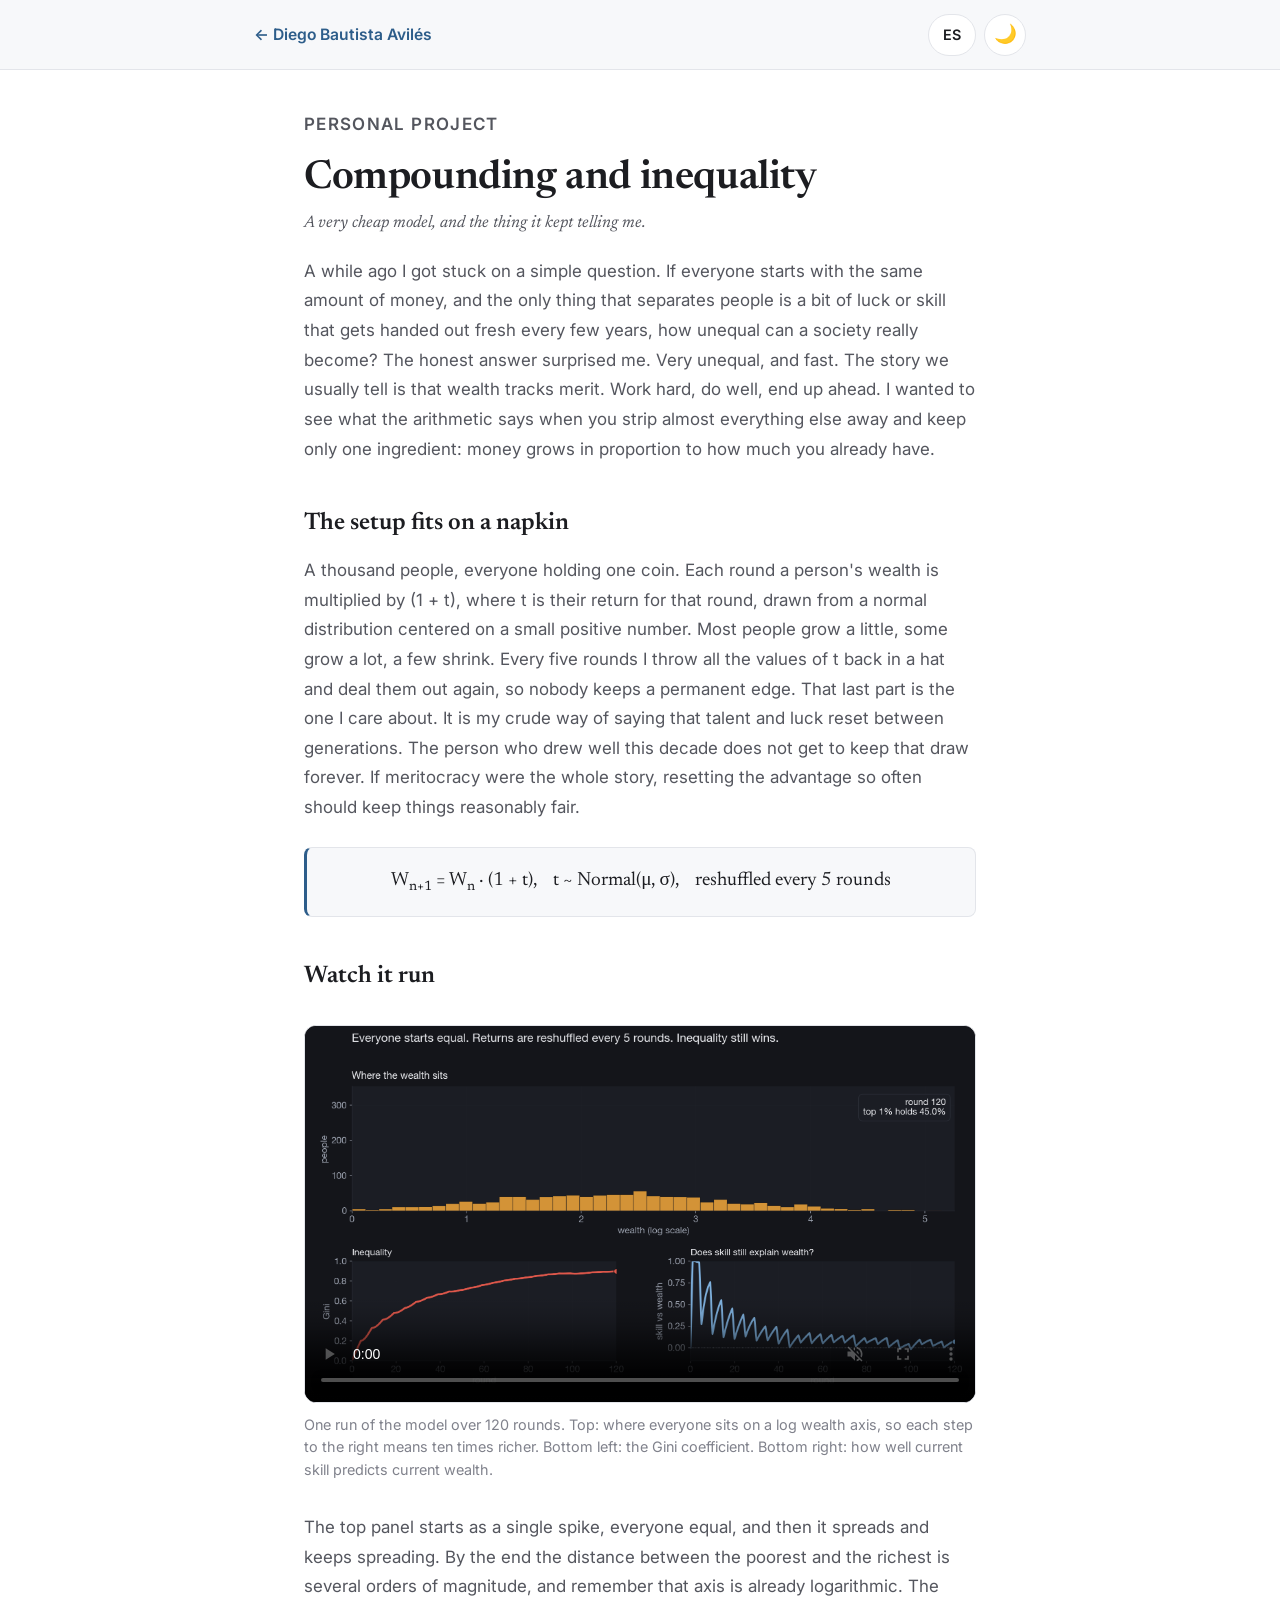
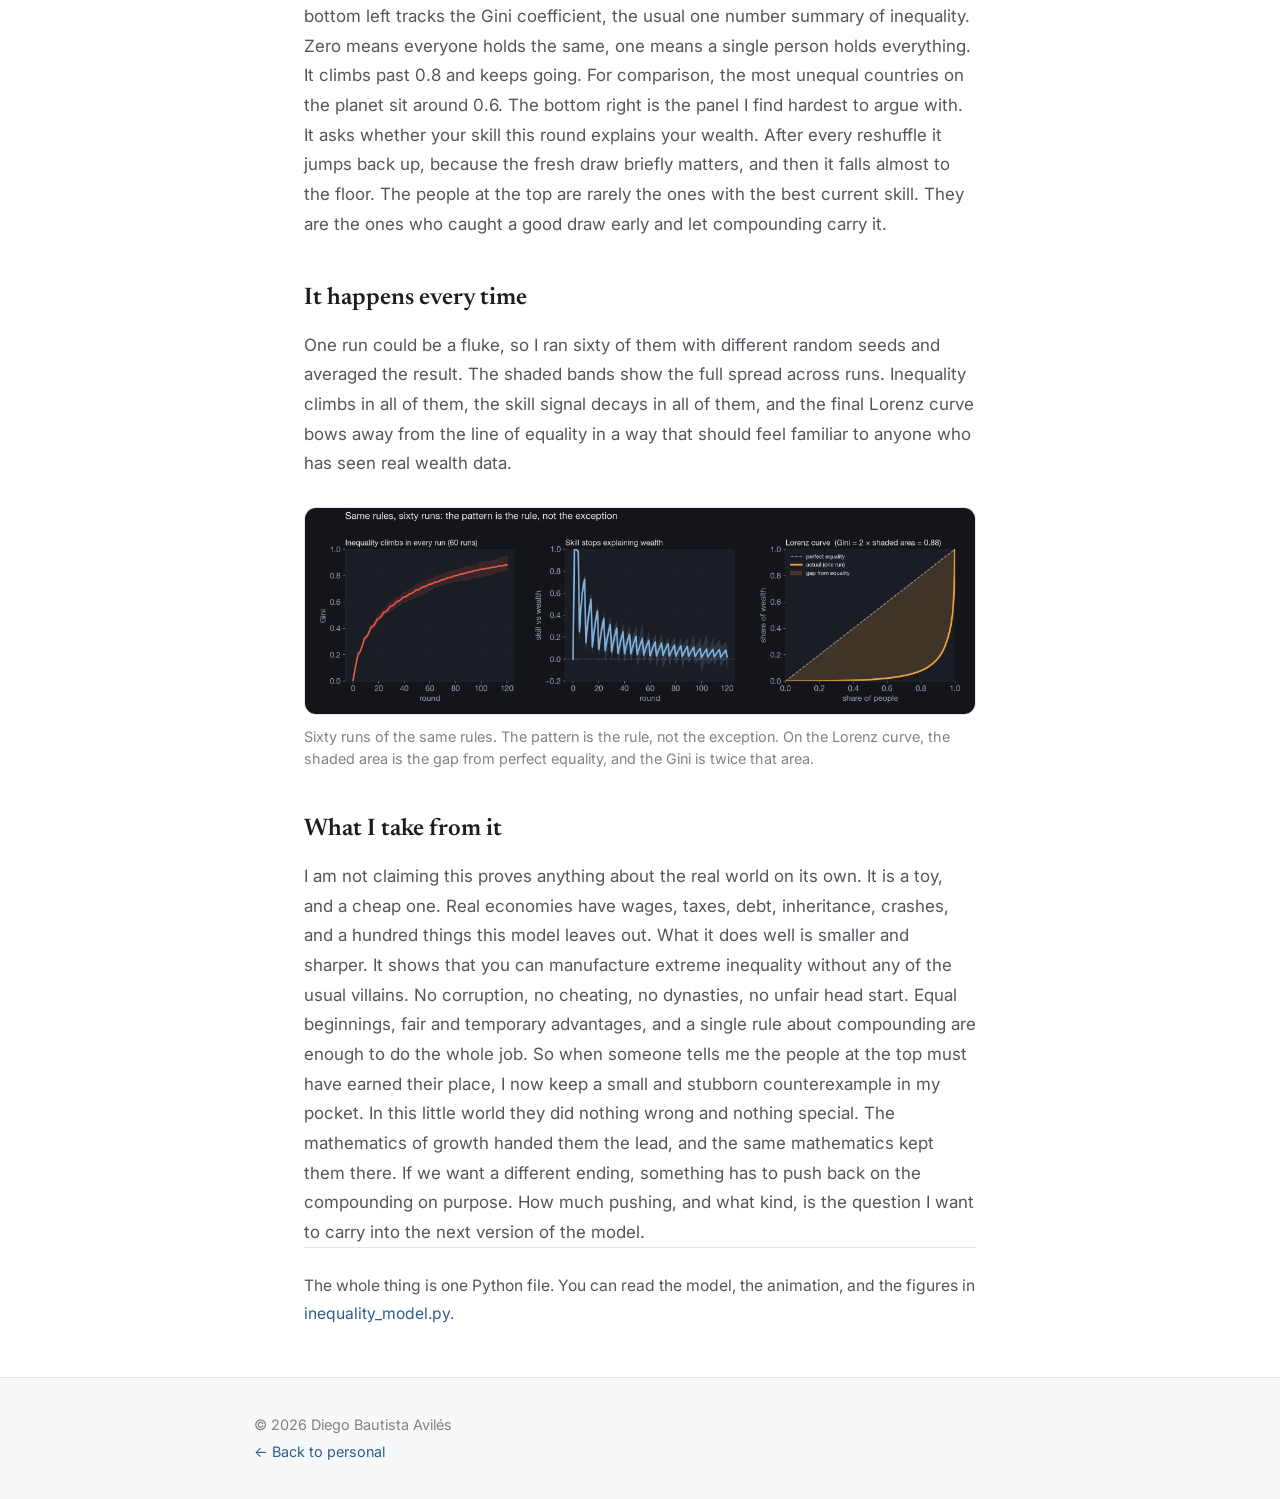
<file: inequality.html>
<!DOCTYPE html>
<html lang="en">
<head>
  <meta charset="UTF-8" />
  <meta name="viewport" content="width=device-width, initial-scale=1.0" />
  <title>Compounding and inequality — Diego Bautista Avilés</title>
  <meta name="description" content="A small model of how extreme inequality emerges from compounding alone, even when advantages are fair and temporary." />
  <link rel="preconnect" href="https://fonts.googleapis.com" />
  <link rel="preconnect" href="https://fonts.gstatic.com" crossorigin />
  <link href="https://fonts.googleapis.com/css2?family=Newsreader:ital,opsz,wght@0,6..72,400;0,6..72,500;0,6..72,600;1,6..72,400&family=Inter:wght@400;500;600&display=swap" rel="stylesheet" />
  <link rel="stylesheet" href="css/style.css" />
  <script>
    (function () {
      try {
        var t = localStorage.getItem("theme") ||
          (window.matchMedia("(prefers-color-scheme: dark)").matches ? "dark" : "light");
        document.documentElement.setAttribute("data-theme", t);
        var l = localStorage.getItem("lang") ||
          ((navigator.language || "en").slice(0, 2) === "es" ? "es" : "en");
        document.documentElement.setAttribute("data-lang", l);
        document.documentElement.setAttribute("lang", l);
      } catch (e) {}
    })();
  </script>
</head>
<body>
  <a class="skip-link" href="#main"><span class="lang-en">Skip to content</span><span class="lang-es">Saltar al contenido</span></a>

  <div class="topbar">
    <div class="container topbar-inner">
      <a class="back-link" href="index.html#personal">← Diego Bautista Avilés</a>
      <div class="header-controls">
        <button id="lang-toggle" class="lang-toggle" type="button" aria-label="Switch language / Cambiar idioma">
          <span class="lang-en">ES</span><span class="lang-es">EN</span>
        </button>
        <button id="theme-toggle" class="theme-toggle" type="button" aria-label="Toggle dark / light mode" title="Toggle dark / light mode">
          <span class="theme-icon" aria-hidden="true"></span>
        </button>
      </div>
    </div>
  </div>

  <main id="main" class="container article">

    <p class="eyebrow"><span class="lang-en">Personal project</span><span class="lang-es">Proyecto personal</span></p>
    <h1 class="article-title"><span class="lang-en">Compounding and inequality</span><span class="lang-es">El interés compuesto y la desigualdad</span></h1>
    <p class="article-sub"><span class="lang-en">A very cheap model, and the thing it kept telling me.</span><span class="lang-es">Un modelo muy barato, y lo que no dejaba de decirme.</span></p>

    <p class="lang-en">
      A while ago I got stuck on a simple question. If everyone starts with the same
      amount of money, and the only thing that separates people is a bit of luck or
      skill that gets handed out fresh every few years, how unequal can a society
      really become? The honest answer surprised me. Very unequal, and fast.
    </p>
    <p class="lang-es">
      Hace un tiempo me quedé atascado en una pregunta sencilla. Si todos parten con la
      misma cantidad de dinero, y lo único que separa a las personas es un poco de suerte
      o habilidad que se reparte de nuevo cada pocos años, ¿qué tan desigual puede llegar
      a ser una sociedad? La respuesta honesta me sorprendió. Muy desigual, y rápido.
    </p>
    <p class="lang-en">
      The story we usually tell is that wealth tracks merit. Work hard, do well, end
      up ahead. I wanted to see what the arithmetic says when you strip almost
      everything else away and keep only one ingredient: money grows in proportion to
      how much you already have.
    </p>
    <p class="lang-es">
      La historia que solemos contar es que la riqueza sigue al mérito. Esfuérzate, hazlo
      bien, termina por delante. Quería ver qué dice la aritmética cuando quitas casi todo
      lo demás y dejas un solo ingrediente: el dinero crece en proporción a lo que ya
      tienes.
    </p>

    <h2><span class="lang-en">The setup fits on a napkin</span><span class="lang-es">El planteamiento cabe en una servilleta</span></h2>
    <p class="lang-en">
      A thousand people, everyone holding one coin. Each round a person's wealth is
      multiplied by (1 + t), where t is their return for that round, drawn from a
      normal distribution centered on a small positive number. Most people grow a
      little, some grow a lot, a few shrink. Every five rounds I throw all the values
      of t back in a hat and deal them out again, so nobody keeps a permanent edge.
    </p>
    <p class="lang-es">
      Mil personas, cada una con una moneda. En cada ronda la riqueza de una persona se
      multiplica por (1 + t), donde t es su rendimiento de esa ronda, sacado de una
      distribución normal centrada en un número positivo pequeño. La mayoría crece un
      poco, algunos crecen mucho, unos pocos encogen. Cada cinco rondas echo todos los
      valores de t de vuelta a un sombrero y los reparto otra vez, así que nadie conserva
      una ventaja permanente.
    </p>
    <p class="lang-en">
      That last part is the one I care about. It is my crude way of saying that talent
      and luck reset between generations. The person who drew well this decade does not
      get to keep that draw forever. If meritocracy were the whole story, resetting the
      advantage so often should keep things reasonably fair.
    </p>
    <p class="lang-es">
      Esa última parte es la que me importa. Es mi forma tosca de decir que el talento y
      la suerte se reinician entre generaciones. Quien sacó un buen número esta década no
      se lo queda para siempre. Si la meritocracia fuera toda la historia, reiniciar la
      ventaja tan seguido debería mantener las cosas razonablemente justas.
    </p>

    <div class="formula">
      W<sub>n+1</sub> = W<sub>n</sub> · (1 + t),
      &nbsp;&nbsp; t ~ Normal(μ, σ),
      &nbsp;&nbsp; <span class="lang-en">reshuffled every 5 rounds</span><span class="lang-es">repartido de nuevo cada 5 rondas</span>
    </div>

    <h2><span class="lang-en">Watch it run</span><span class="lang-es">Míralo correr</span></h2>
    <figure class="media">
      <video controls autoplay muted loop playsinline poster="assets/inequality/poster.png">
        <source src="assets/inequality/wealth_animation.mp4" type="video/mp4" />
        <span class="lang-en">Your browser does not support the video tag. You can view the still frame above.</span>
        <span class="lang-es">Tu navegador no soporta el video. Puedes ver la imagen fija de arriba.</span>
      </video>
      <figcaption>
        <span class="lang-en">One run of the model over 120 rounds. Top: where everyone sits on a log wealth
        axis, so each step to the right means ten times richer. Bottom left: the Gini
        coefficient. Bottom right: how well current skill predicts current wealth.</span>
        <span class="lang-es">Una corrida del modelo a lo largo de 120 rondas. Arriba: dónde se ubica cada quien
        en un eje de riqueza logarítmico, donde cada paso a la derecha significa diez veces
        más rico. Abajo a la izquierda: el coeficiente de Gini. Abajo a la derecha: qué tan
        bien la habilidad actual predice la riqueza actual.</span>
      </figcaption>
    </figure>

    <p class="lang-en">
      The top panel starts as a single spike, everyone equal, and then it spreads and
      keeps spreading. By the end the distance between the poorest and the richest is
      several orders of magnitude, and remember that axis is already logarithmic.
    </p>
    <p class="lang-es">
      El panel de arriba empieza como un solo pico, todos iguales, y luego se dispersa y
      sigue dispersándose. Al final la distancia entre el más pobre y el más rico es de
      varios órdenes de magnitud, y recuerda que ese eje ya es logarítmico.
    </p>
    <p class="lang-en">
      The bottom left tracks the Gini coefficient, the usual one number summary of
      inequality. Zero means everyone holds the same, one means a single person holds
      everything. It climbs past 0.8 and keeps going. For comparison, the most unequal
      countries on the planet sit around 0.6.
    </p>
    <p class="lang-es">
      Abajo a la izquierda va el coeficiente de Gini, el resumen habitual de la desigualdad
      en un solo número. Cero significa que todos tienen lo mismo, uno significa que una
      sola persona lo tiene todo. Sube más allá de 0.8 y sigue subiendo. Para comparar, los
      países más desiguales del planeta rondan el 0.6.
    </p>
    <p class="lang-en">
      The bottom right is the panel I find hardest to argue with. It asks whether your
      skill this round explains your wealth. After every reshuffle it jumps back up,
      because the fresh draw briefly matters, and then it falls almost to the floor.
      The people at the top are rarely the ones with the best current skill. They are
      the ones who caught a good draw early and let compounding carry it.
    </p>
    <p class="lang-es">
      Abajo a la derecha está el panel que me cuesta más rebatir. Pregunta si tu habilidad
      de esta ronda explica tu riqueza. Después de cada reparto vuelve a subir, porque el
      nuevo sorteo importa por un momento, y luego cae casi hasta el suelo. Las personas de
      arriba rara vez son las de mejor habilidad actual. Son las que pescaron un buen número
      temprano y dejaron que el interés compuesto hiciera el resto.
    </p>

    <h2><span class="lang-en">It happens every time</span><span class="lang-es">Pasa siempre</span></h2>
    <p class="lang-en">
      One run could be a fluke, so I ran sixty of them with different random seeds and
      averaged the result. The shaded bands show the full spread across runs. Inequality
      climbs in all of them, the skill signal decays in all of them, and the final
      Lorenz curve bows away from the line of equality in a way that should feel
      familiar to anyone who has seen real wealth data.
    </p>
    <p class="lang-es">
      Una sola corrida podría ser casualidad, así que hice sesenta con distintas semillas
      aleatorias y promedié el resultado. Las bandas sombreadas muestran toda la dispersión
      entre corridas. La desigualdad sube en todas, la señal de la habilidad se desvanece en
      todas, y la curva de Lorenz final se aleja de la línea de igualdad de una manera que le
      resultará familiar a cualquiera que haya visto datos reales de riqueza.
    </p>
    <figure class="media">
      <img src="assets/inequality/summary.png" alt="Three panels across sixty runs: the Gini coefficient rising toward 0.9 in every run, the skill-to-wealth correlation decaying toward zero, and a Lorenz curve bowing far below the line of equality with a Gini of 0.88." />
      <figcaption>
        <span class="lang-en">Sixty runs of the same rules. The pattern is the rule, not the exception. On the Lorenz curve, the shaded area is the gap from perfect equality, and the Gini is twice that area.</span>
        <span class="lang-es">Sesenta corridas con las mismas reglas. El patrón es la regla, no la excepción. En la curva de Lorenz, el área sombreada es la brecha respecto a la igualdad perfecta, y el Gini es el doble de esa área.</span>
      </figcaption>
    </figure>

    <h2><span class="lang-en">What I take from it</span><span class="lang-es">Lo que me llevo de esto</span></h2>
    <p class="lang-en">
      I am not claiming this proves anything about the real world on its own. It is a
      toy, and a cheap one. Real economies have wages, taxes, debt, inheritance,
      crashes, and a hundred things this model leaves out. What it does well is smaller
      and sharper. It shows that you can manufacture extreme inequality without any of
      the usual villains. No corruption, no cheating, no dynasties, no unfair head
      start. Equal beginnings, fair and temporary advantages, and a single rule about
      compounding are enough to do the whole job.
    </p>
    <p class="lang-es">
      No estoy diciendo que esto pruebe nada sobre el mundo real por sí solo. Es un juguete,
      y barato. Las economías reales tienen salarios, impuestos, deuda, herencias, crisis y
      cien cosas que este modelo deja fuera. Lo que hace bien es algo más pequeño y más
      afilado. Muestra que puedes fabricar desigualdad extrema sin ninguno de los villanos de
      siempre. Sin corrupción, sin trampas, sin dinastías, sin una ventaja inicial injusta.
      Comienzos iguales, ventajas justas y temporales, y una sola regla sobre el interés
      compuesto bastan para hacer todo el trabajo.
    </p>
    <p class="lang-en">
      So when someone tells me the people at the top must have earned their place, I now
      keep a small and stubborn counterexample in my pocket. In this little world they
      did nothing wrong and nothing special. The mathematics of growth handed them the
      lead, and the same mathematics kept them there. If we want a different ending,
      something has to push back on the compounding on purpose. How much pushing, and
      what kind, is the question I want to carry into the next version of the model.
    </p>
    <p class="lang-es">
      Así que cuando alguien me dice que los de arriba seguro se ganaron su lugar, ahora
      guardo un contraejemplo pequeño y terco en el bolsillo. En este mundito no hicieron
      nada malo ni nada especial. La matemática del crecimiento les dio la delantera, y la
      misma matemática los mantuvo ahí. Si queremos un final distinto, algo tiene que frenar
      el interés compuesto a propósito. Cuánto frenar, y de qué tipo, es la pregunta que
      quiero llevar a la siguiente versión del modelo.
    </p>

    <p class="code-note">
      <span class="lang-en">The whole thing is one Python file. You can read the model, the animation, and
      the figures in</span>
      <span class="lang-es">Todo es un solo archivo de Python. Puedes leer el modelo, la animación y las
      figuras en</span>
      <a href="https://github.com/diegobauavi/diegobauavi.github.io/blob/main/projects/inequality/inequality_model.py" target="_blank" rel="noopener">inequality_model.py</a>.
    </p>

  </main>

  <footer class="site-footer">
    <div class="container">
      <p>© <span id="year">2026</span> Diego Bautista Avilés</p>
      <p><a href="index.html#personal"><span class="lang-en">← Back to personal</span><span class="lang-es">← Volver a personal</span></a></p>
    </div>
  </footer>

  <script src="js/main.js" defer></script>
  <script data-goatcounter="https://diegobauavi.goatcounter.com/count" async src="//gc.zgo.at/count.js"></script>
</body>
</html>
</file>
<file: css/style.css>
:root {
  --bg: #ffffff;
  --surface: #f7f8fa;
  --text: #1c1d21;
  --text-soft: #54565e;
  --text-faint: #80828c;
  --accent: #2d5d8a;
  --accent-soft: #e7eef5;
  --border: #e3e5ea;
  --rule: #1f4e79;
  --card-bg: #ffffff;
  --shadow: 0 2px 12px rgba(0, 0, 0, 0.12);
  --maxw: 820px;
  --serif: "Newsreader", Georgia, "Times New Roman", serif;
  --sans: "Inter", -apple-system, BlinkMacSystemFont, "Segoe UI", Roboto, sans-serif;
}

[data-theme="dark"] {
  --bg: #14151a;
  --surface: #1b1d24;
  --text: #e9eaee;
  --text-soft: #b3b6c0;
  --text-faint: #888b96;
  --accent: #7fb1de;
  --accent-soft: #233244;
  --border: #2a2d36;
  --rule: #7fb1de;
  --card-bg: #1b1d24;
  --shadow: 0 2px 14px rgba(0, 0, 0, 0.45);
}

* { box-sizing: border-box; }

html { scroll-behavior: smooth; }

body {
  margin: 0;
  background: var(--bg);
  color: var(--text);
  font-family: var(--sans);
  font-size: 17px;
  line-height: 1.65;
  -webkit-font-smoothing: antialiased;
  text-rendering: optimizeLegibility;
  transition: background-color 0.2s ease, color 0.2s ease;
}

.container {
  width: 100%;
  max-width: var(--maxw);
  margin: 0 auto;
  padding: 0 1.5rem;
}

a {
  color: var(--accent);
  text-decoration: none;
}
a:hover { text-decoration: underline; }

.skip-link {
  position: absolute;
  left: -999px;
  top: 0;
  background: var(--accent);
  color: #fff;
  padding: 0.5rem 1rem;
  z-index: 100;
}
.skip-link:focus { left: 0; }

/* ---------- Header ---------- */
.site-header {
  background: var(--surface);
  border-bottom: 1px solid var(--border);
  padding: 3rem 0;
}

.header-inner {
  display: flex;
  align-items: center;
  gap: 2rem;
  position: relative;
}

.avatar {
  width: 150px;
  height: 150px;
  border-radius: 50%;
  object-fit: cover;
  flex-shrink: 0;
  border: 3px solid var(--bg);
  box-shadow: var(--shadow);
}

.header-text h1 {
  font-family: var(--serif);
  font-weight: 600;
  font-size: 2.6rem;
  line-height: 1.1;
  margin: 0 0 0.3rem;
  letter-spacing: -0.01em;
}

.subtitle {
  font-family: var(--serif);
  font-style: italic;
  font-size: 1.3rem;
  color: var(--accent);
  margin: 0 0 0.2rem;
}

.affiliation {
  color: var(--text-soft);
  margin: 0 0 1rem;
  font-size: 0.98rem;
}

.contact-links {
  list-style: none;
  margin: 0;
  padding: 0;
  display: flex;
  flex-wrap: wrap;
  gap: 0.5rem 1.5rem;
}
.contact-links a {
  font-size: 0.98rem;
  display: inline-flex;
  align-items: center;
  gap: 0.4rem;
}
.orcid-badge {
  background: #a6ce39;
  color: #fff;
  font-weight: 700;
  font-size: 0.7rem;
  font-style: italic;
  border-radius: 3px;
  padding: 0.05rem 0.2rem;
  line-height: 1;
}

/* ---------- Language + theme controls ---------- */
.lang-en, .lang-es { display: inline; }
[data-lang="en"] .lang-es { display: none !important; }
[data-lang="es"] .lang-en { display: none !important; }

.header-controls {
  position: absolute;
  top: 0;
  right: 0;
  display: flex;
  align-items: center;
  gap: 0.5rem;
}

.theme-toggle {
  width: 42px;
  height: 42px;
  border-radius: 50%;
  border: 1px solid var(--border);
  background: var(--bg);
  color: var(--text);
  cursor: pointer;
  display: flex;
  align-items: center;
  justify-content: center;
  transition: background-color 0.2s ease, border-color 0.2s ease;
}
.theme-toggle:hover { border-color: var(--accent); }

.theme-icon { font-size: 1.15rem; line-height: 1; }
.theme-icon::before { content: "🌙"; }
[data-theme="dark"] .theme-icon::before { content: "☀"; }

.lang-toggle {
  height: 42px;
  min-width: 42px;
  padding: 0 0.85rem;
  border-radius: 999px;
  border: 1px solid var(--border);
  background: var(--bg);
  color: var(--text);
  font-family: var(--sans);
  font-size: 0.9rem;
  font-weight: 600;
  letter-spacing: 0.03em;
  cursor: pointer;
  transition: background-color 0.2s ease, border-color 0.2s ease, color 0.2s ease;
}
.lang-toggle:hover { border-color: var(--accent); color: var(--accent); }

/* ---------- View tabs ---------- */
.view-nav {
  background: var(--bg);
  border-bottom: 1px solid var(--border);
  position: sticky;
  top: 0;
  z-index: 20;
}

.view-tabs {
  display: flex;
  gap: 0.5rem;
  padding: 0.75rem 0;
}

.view-tab {
  font-family: var(--sans);
  font-size: 1rem;
  font-weight: 500;
  color: var(--text-soft);
  background: transparent;
  border: none;
  border-radius: 8px;
  padding: 0.5rem 1.1rem;
  cursor: pointer;
  transition: background-color 0.15s ease, color 0.15s ease;
}
.view-tab:hover { color: var(--text); background: var(--surface); }
.view-tab[aria-selected="true"] {
  color: var(--accent);
  background: var(--accent-soft);
  font-weight: 600;
}

/* ---------- Section sub-navigation ---------- */
.subnav[hidden] { display: none; }
.subnav {
  display: flex;
  flex-wrap: wrap;
  gap: 0.35rem 0.5rem;
  padding: 0 0 0.75rem;
  border-top: 1px solid var(--border);
  padding-top: 0.65rem;
  margin-top: 0.1rem;
}
.subnav a {
  font-size: 0.85rem;
  color: var(--text-soft);
  padding: 0.2rem 0.6rem;
  border-radius: 6px;
  white-space: nowrap;
  transition: background-color 0.15s ease, color 0.15s ease;
}
.subnav a:hover {
  color: var(--accent);
  background: var(--surface);
  text-decoration: none;
}

/* Anchored sections clear the sticky nav when jumped to */
section[id] { scroll-margin-top: 130px; }

/* ---------- Sections ---------- */
main { padding: 1rem 0 2rem; }

section {
  padding: 2.5rem 0 1rem;
  border-bottom: 1px solid var(--border);
}
section:last-of-type { border-bottom: none; }

h2 {
  font-family: var(--serif);
  font-weight: 600;
  font-size: 1.6rem;
  color: var(--rule);
  margin: 0 0 1.5rem;
  padding-bottom: 0.4rem;
  border-bottom: 2px solid var(--rule);
}

h3 {
  font-size: 1.08rem;
  font-weight: 600;
  margin: 0 0 0.15rem;
}

/* Event/title links read as headings until hovered */
.entry-body h3 a {
  color: inherit;
  text-decoration: none;
}
.entry-body h3 a:hover {
  color: var(--accent);
  text-decoration: underline;
}

.lede {
  color: var(--text-soft);
  margin: 1.25rem 0 0;
}

/* ---------- Research interest tags ---------- */
.tag-list {
  list-style: none;
  margin: 0;
  padding: 0;
  display: flex;
  flex-wrap: wrap;
  gap: 0.6rem;
}
.tag-list li {
  background: var(--accent-soft);
  color: var(--accent);
  font-size: 0.9rem;
  font-weight: 500;
  padding: 0.35rem 0.85rem;
  border-radius: 999px;
}

/* ---------- Timeline-style entries ---------- */
.entry {
  display: grid;
  grid-template-columns: 160px 1fr;
  gap: 1.25rem;
  margin-bottom: 1.75rem;
}
.entry:last-child { margin-bottom: 0; }

.entry-meta {
  color: var(--text-faint);
  font-size: 0.9rem;
  font-weight: 500;
  padding-top: 0.15rem;
}

.entry-body p {
  margin: 0.35rem 0 0;
  color: var(--text-soft);
  font-size: 0.97rem;
}

.entry-org {
  font-style: italic;
  color: var(--text) !important;
}

.entry-body em { color: var(--text-soft); }

/* ---------- Publications ---------- */
.pub-list {
  margin: 0;
  padding-left: 1.5rem;
}
.pub-list li {
  margin-bottom: 1rem;
  color: var(--text-soft);
  font-size: 0.97rem;
}
.pub-list strong { color: var(--text); }

/* ---------- Skills ---------- */
.skills-list {
  display: grid;
  grid-template-columns: 160px 1fr;
  gap: 0.6rem 1.25rem;
  margin: 0;
}
.skills-list dt {
  font-weight: 600;
  color: var(--text);
}
.skills-list dd {
  margin: 0;
  color: var(--text-soft);
}

/* ---------- Places: travel map ---------- */
.travel-map {
  width: 100%;
  height: 460px;
  margin: 1.5rem 0 1rem;
  border: 1px solid var(--border);
  border-radius: 12px;
  background: var(--surface);
  overflow: hidden;
}
.travel-map .jvm-zoom-btn {
  background: var(--accent);
  border-radius: 4px;
  padding: 4px;
  width: 22px;
  height: 22px;
  line-height: 14px;
}
.travel-map .jvm-tooltip {
  background: var(--accent);
  font-family: var(--sans);
  font-size: 0.85rem;
  border-radius: 6px;
  padding: 0.3rem 0.55rem;
}
.places-list {
  font-size: 0.92rem;
  color: var(--text-faint);
  line-height: 1.6;
  margin: 0.5rem 0 0;
}

@media (max-width: 640px) {
  .travel-map { height: 320px; }
}

/* ---------- Personal view: project cards ---------- */
.card-grid {
  display: grid;
  grid-template-columns: repeat(auto-fill, minmax(260px, 1fr));
  gap: 1.25rem;
}

.project-card {
  display: block;
  background: var(--card-bg);
  border: 1px solid var(--border);
  border-radius: 12px;
  padding: 1.5rem;
  color: inherit;
  transition: border-color 0.15s ease, box-shadow 0.15s ease, transform 0.15s ease;
}
a.project-card:hover {
  border-color: var(--accent);
  box-shadow: var(--shadow);
  transform: translateY(-2px);
  text-decoration: none;
}

.project-card h3 { margin: 0 0 0.4rem; }
.project-card p {
  margin: 0 0 1rem;
  color: var(--text-soft);
  font-size: 0.95rem;
}

.card-link {
  font-weight: 600;
  color: var(--accent);
  font-size: 0.92rem;
}
.card-link--muted { color: var(--text-faint); }

.project-card--soon {
  border-style: dashed;
  opacity: 0.85;
}

/* ---------- Personal view: books project ---------- */
.books-progress {
  font-size: 0.92rem;
  color: var(--text-faint);
  margin: 0.75rem 0 1.25rem;
}
.books-progress strong { color: var(--accent); }

.book-shelf {
  display: grid;
  grid-template-columns: repeat(auto-fill, minmax(260px, 1fr));
  gap: 1.25rem;
}

.book-country {
  background: var(--card-bg);
  border: 1px solid var(--border);
  border-radius: 12px;
  padding: 1.25rem 1.5rem;
}
.book-country h3 { margin: 0 0 0.75rem; }

.book-pair {
  list-style: none;
  margin: 0;
  padding: 0;
  display: grid;
  gap: 0.75rem;
}

.book {
  display: flex;
  flex-direction: column;
  gap: 0.1rem;
  padding-left: 0.75rem;
  border-left: 3px solid var(--border);
}
.book--read { border-left-color: var(--accent); }

.book-title { font-family: var(--serif); font-style: italic; font-size: 1.05rem; }
.book-author { color: var(--text-soft); font-size: 0.92rem; }
.book-review { font-weight: 600; font-size: 0.88rem; }
.book-status { color: var(--text-faint); font-size: 0.85rem; }

.books-empty {
  grid-column: 1 / -1;
  margin: 0;
  padding: 1.5rem;
  border: 1px dashed var(--border);
  border-radius: 12px;
  color: var(--text-faint);
  text-align: center;
}

/* ---------- Feature card with thumbnail ---------- */
.card-thumb {
  display: block;
  width: calc(100% + 3rem);
  margin: -1.5rem -1.5rem 1.1rem;
  border-radius: 12px 12px 0 0;
  border-bottom: 1px solid var(--border);
  aspect-ratio: 13 / 7;
  object-fit: cover;
  background: #14151a;
}

/* ---------- Project page: top bar ---------- */
.topbar {
  background: var(--surface);
  border-bottom: 1px solid var(--border);
  position: sticky;
  top: 0;
  z-index: 20;
}
.topbar-inner {
  display: flex;
  align-items: center;
  justify-content: space-between;
  padding: 0.85rem 1.5rem;
}
.back-link {
  font-weight: 600;
  font-size: 0.98rem;
}
.topbar .header-controls { position: static; }

/* ---------- Project page: article ---------- */
.article {
  max-width: 720px;
  padding-top: 2.5rem;
  padding-bottom: 1rem;
}
.eyebrow {
  text-transform: uppercase;
  letter-spacing: 0.08em;
  font-size: 0.78rem;
  font-weight: 600;
  color: var(--accent);
  margin: 0 0 0.6rem;
}
.article-title {
  font-family: var(--serif);
  font-weight: 600;
  font-size: 2.5rem;
  line-height: 1.1;
  margin: 0 0 0.5rem;
  letter-spacing: -0.01em;
}
.article-sub {
  font-family: var(--serif);
  font-style: italic;
  font-size: 1.25rem;
  color: var(--text-soft);
  margin: 0 0 2rem;
}
.article h2 {
  font-family: var(--serif);
  font-size: 1.5rem;
  color: var(--text);
  border: none;
  margin: 2.5rem 0 0.75rem;
  padding: 0;
}
.article p {
  font-size: 1.06rem;
  line-height: 1.75;
  color: var(--text-soft);
  margin: 0 0 1.1rem;
}

.formula {
  background: var(--surface);
  border: 1px solid var(--border);
  border-left: 3px solid var(--accent);
  border-radius: 8px;
  padding: 1.1rem 1.3rem;
  margin: 1.5rem 0 2rem;
  font-family: "Newsreader", Georgia, serif;
  font-size: 1.2rem;
  color: var(--text);
  text-align: center;
}
.formula sub { font-size: 0.7em; }

.media {
  margin: 1.75rem 0 2rem;
}
.media video,
.media img {
  display: block;
  width: 100%;
  height: auto;
  border-radius: 12px;
  border: 1px solid var(--border);
  background: #14151a;
}
.media figcaption {
  margin-top: 0.7rem;
  font-size: 0.9rem;
  color: var(--text-faint);
  line-height: 1.55;
}

.code-note {
  margin-top: 2.5rem;
  padding-top: 1.5rem;
  border-top: 1px solid var(--border);
  font-size: 0.98rem !important;
}

/* ---------- Footer ---------- */
.site-footer {
  background: var(--surface);
  border-top: 1px solid var(--border);
  padding: 2rem 0;
  margin-top: 1rem;
}
.site-footer p {
  margin: 0.2rem 0;
  color: var(--text-faint);
  font-size: 0.9rem;
}

/* ---------- Responsive ---------- */
@media (max-width: 640px) {
  body { font-size: 16px; }

  .header-inner {
    flex-direction: column;
    text-align: center;
    gap: 1.25rem;
  }
  .avatar { width: 130px; height: 130px; }
  .header-text h1 { font-size: 2.1rem; }
  .contact-links { justify-content: center; }

  .header-controls { top: 0; right: 0; }
  .subnav { padding-bottom: 0.6rem; }

  .entry {
    grid-template-columns: 1fr;
    gap: 0.25rem;
  }
  .entry-meta {
    padding-top: 0;
    font-weight: 600;
    color: var(--accent);
  }

  .skills-list {
    grid-template-columns: 1fr;
    gap: 0.2rem 0;
  }
  .skills-list dt { margin-top: 0.5rem; }
}

@media (prefers-reduced-motion: reduce) {
  html { scroll-behavior: auto; }
  * { transition: none !important; }
}
</file>
<file: assets/vendor/jsvectormap/jsvectormap.min.css>
svg{-ms-touch-action:none;touch-action:none}image,text,.jvm-zoomin,.jvm-zoomout{-webkit-user-select:none;-moz-user-select:none;-ms-user-select:none;user-select:none}.jvm-container{-ms-touch-action:none;touch-action:none;position:relative;overflow:hidden;height:100%;width:100%}.jvm-tooltip{border-radius:3px;background-color:#5c5cff;font-family:sans-serif,Verdana;font-size:smaller;box-shadow:1px 2px 12px rgba(0,0,0,.2);padding:3px 5px;white-space:nowrap;position:absolute;display:none;color:#fff}.jvm-tooltip.active{display:block}.jvm-zoom-btn{border-radius:3px;background-color:#292929;padding:3px;box-sizing:border-box;position:absolute;line-height:10px;cursor:pointer;color:#fff;height:15px;width:15px;left:10px}.jvm-zoom-btn.jvm-zoomout{top:30px}.jvm-zoom-btn.jvm-zoomin{top:10px}.jvm-series-container{right:15px;position:absolute}.jvm-series-container.jvm-series-h{bottom:15px}.jvm-series-container.jvm-series-v{top:15px}.jvm-series-container .jvm-legend{background-color:#fff;border:1px solid #e5e7eb;margin-left:.75rem;border-radius:.25rem;border-color:#e5e7eb;padding:.6rem;box-shadow:0 1px 2px 0 rgba(0,0,0,.05);float:left}.jvm-series-container .jvm-legend .jvm-legend-title{line-height:1;border-bottom:1px solid #e5e7eb;padding-bottom:.5rem;margin-bottom:.575rem;text-align:left}.jvm-series-container .jvm-legend .jvm-legend-inner{overflow:hidden}.jvm-series-container .jvm-legend .jvm-legend-inner .jvm-legend-tick{overflow:hidden;min-width:40px}.jvm-series-container .jvm-legend .jvm-legend-inner .jvm-legend-tick:not(:first-child){margin-top:.575rem}.jvm-series-container .jvm-legend .jvm-legend-inner .jvm-legend-tick .jvm-legend-tick-sample{border-radius:4px;margin-right:.65rem;height:16px;width:16px;float:left}.jvm-series-container .jvm-legend .jvm-legend-inner .jvm-legend-tick .jvm-legend-tick-text{font-size:12px;text-align:center;float:left}.jvm-line[animation=true]{-webkit-animation:jvm-line-animation 10s linear forwards infinite;animation:jvm-line-animation 10s linear forwards infinite}@-webkit-keyframes jvm-line-animation{from{stroke-dashoffset:250}}@keyframes jvm-line-animation{from{stroke-dashoffset:250}}
</file>
